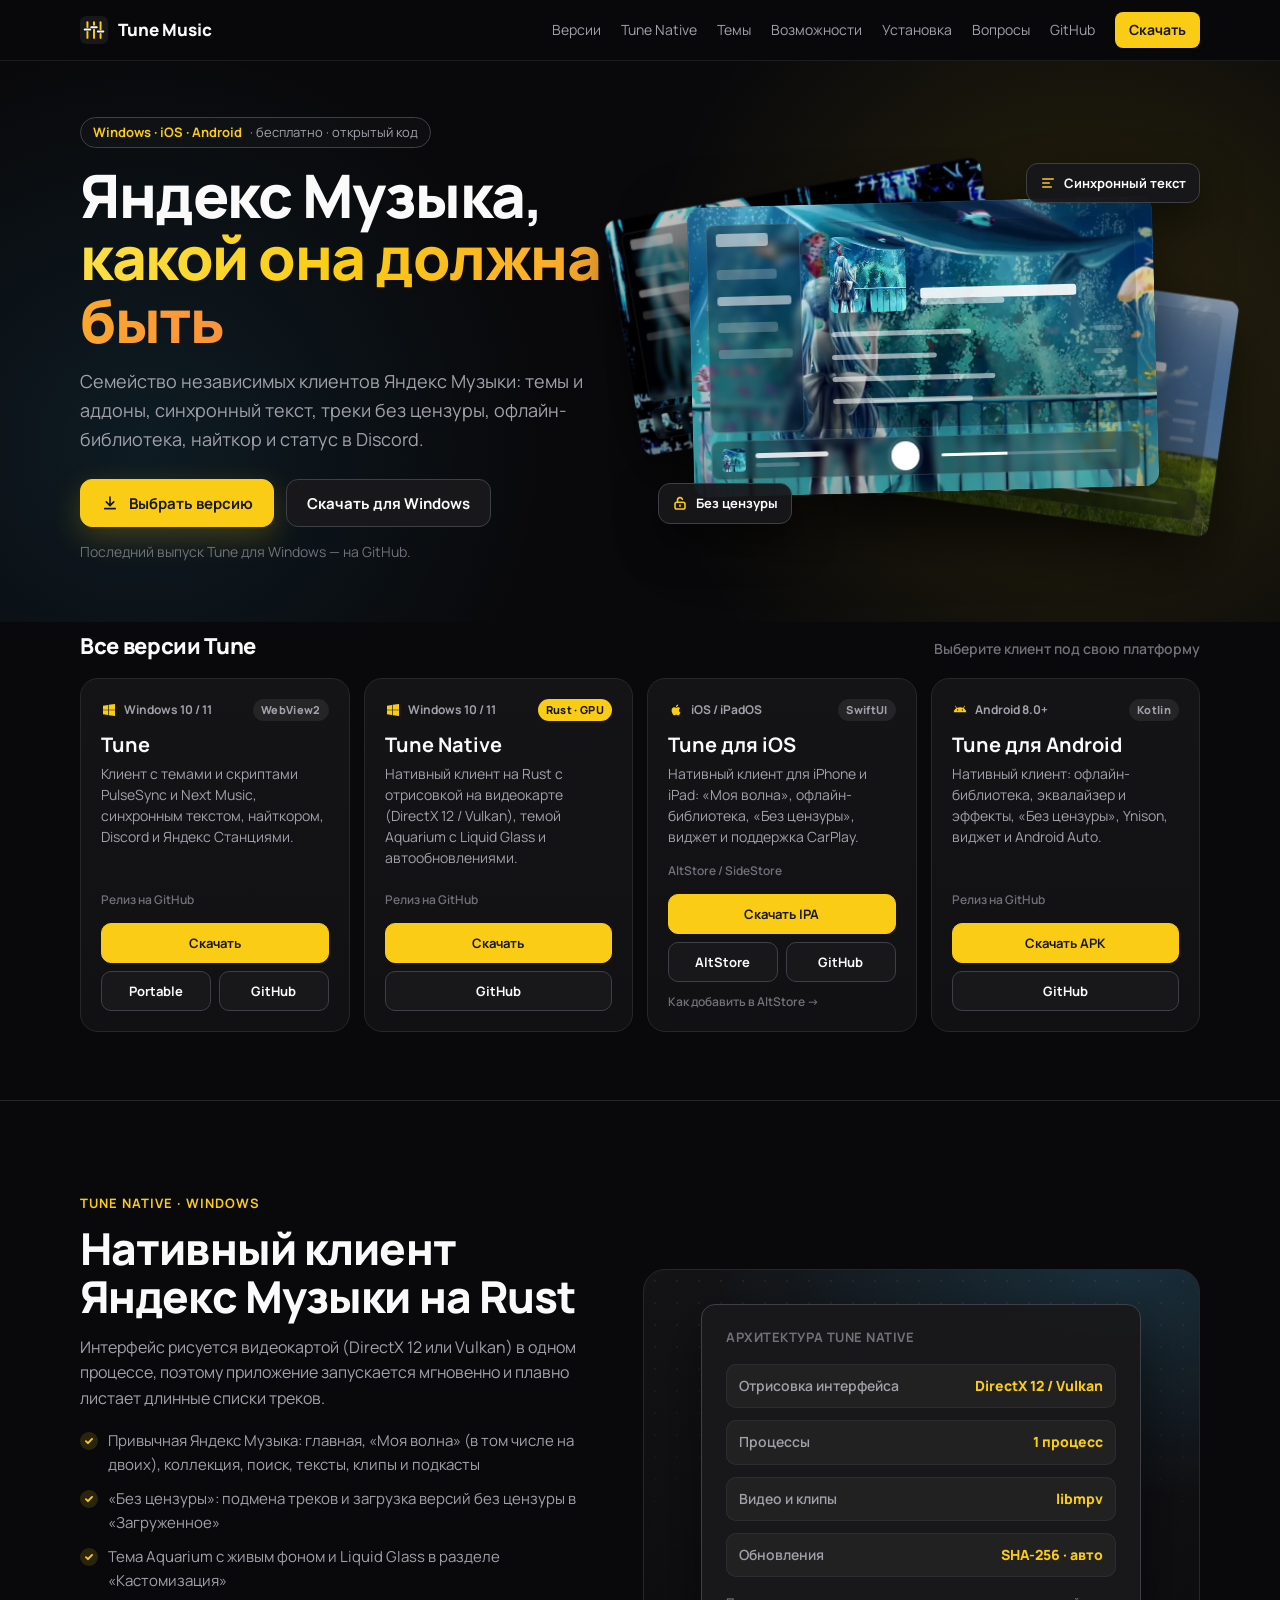
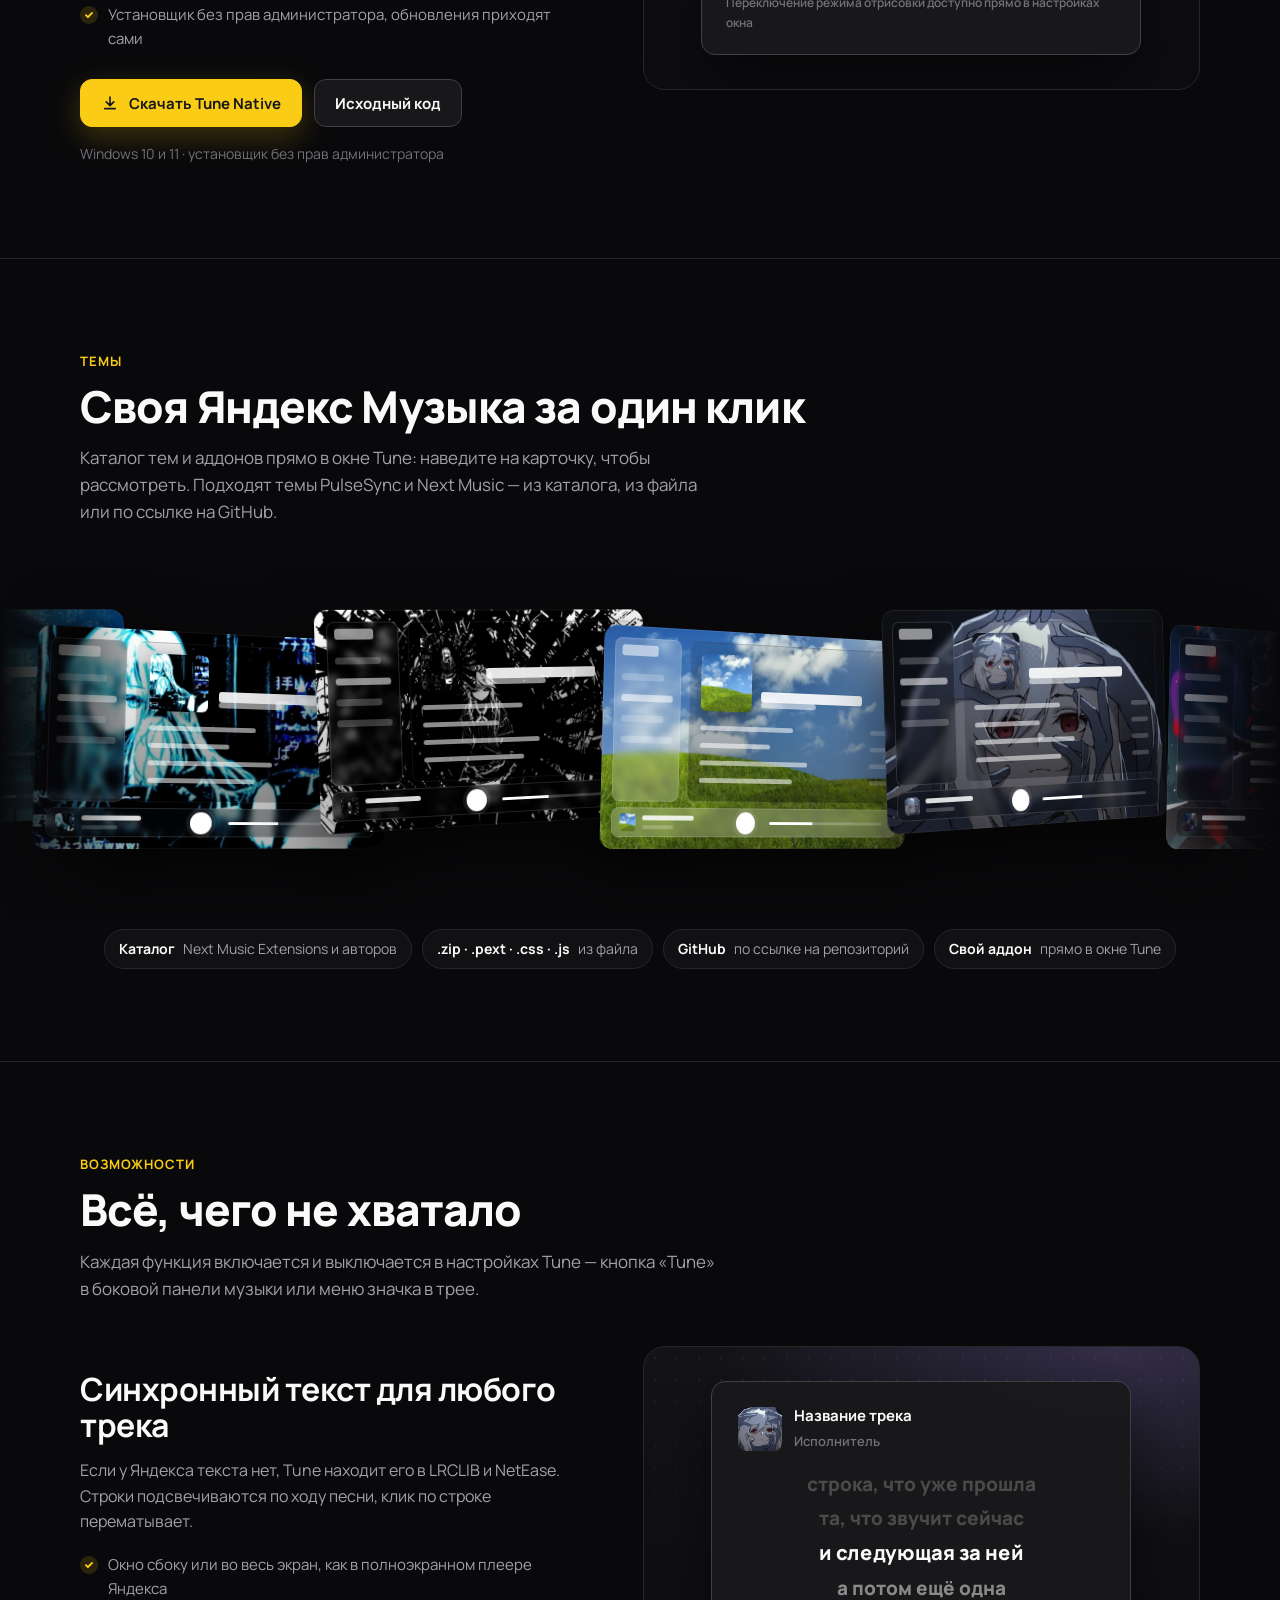
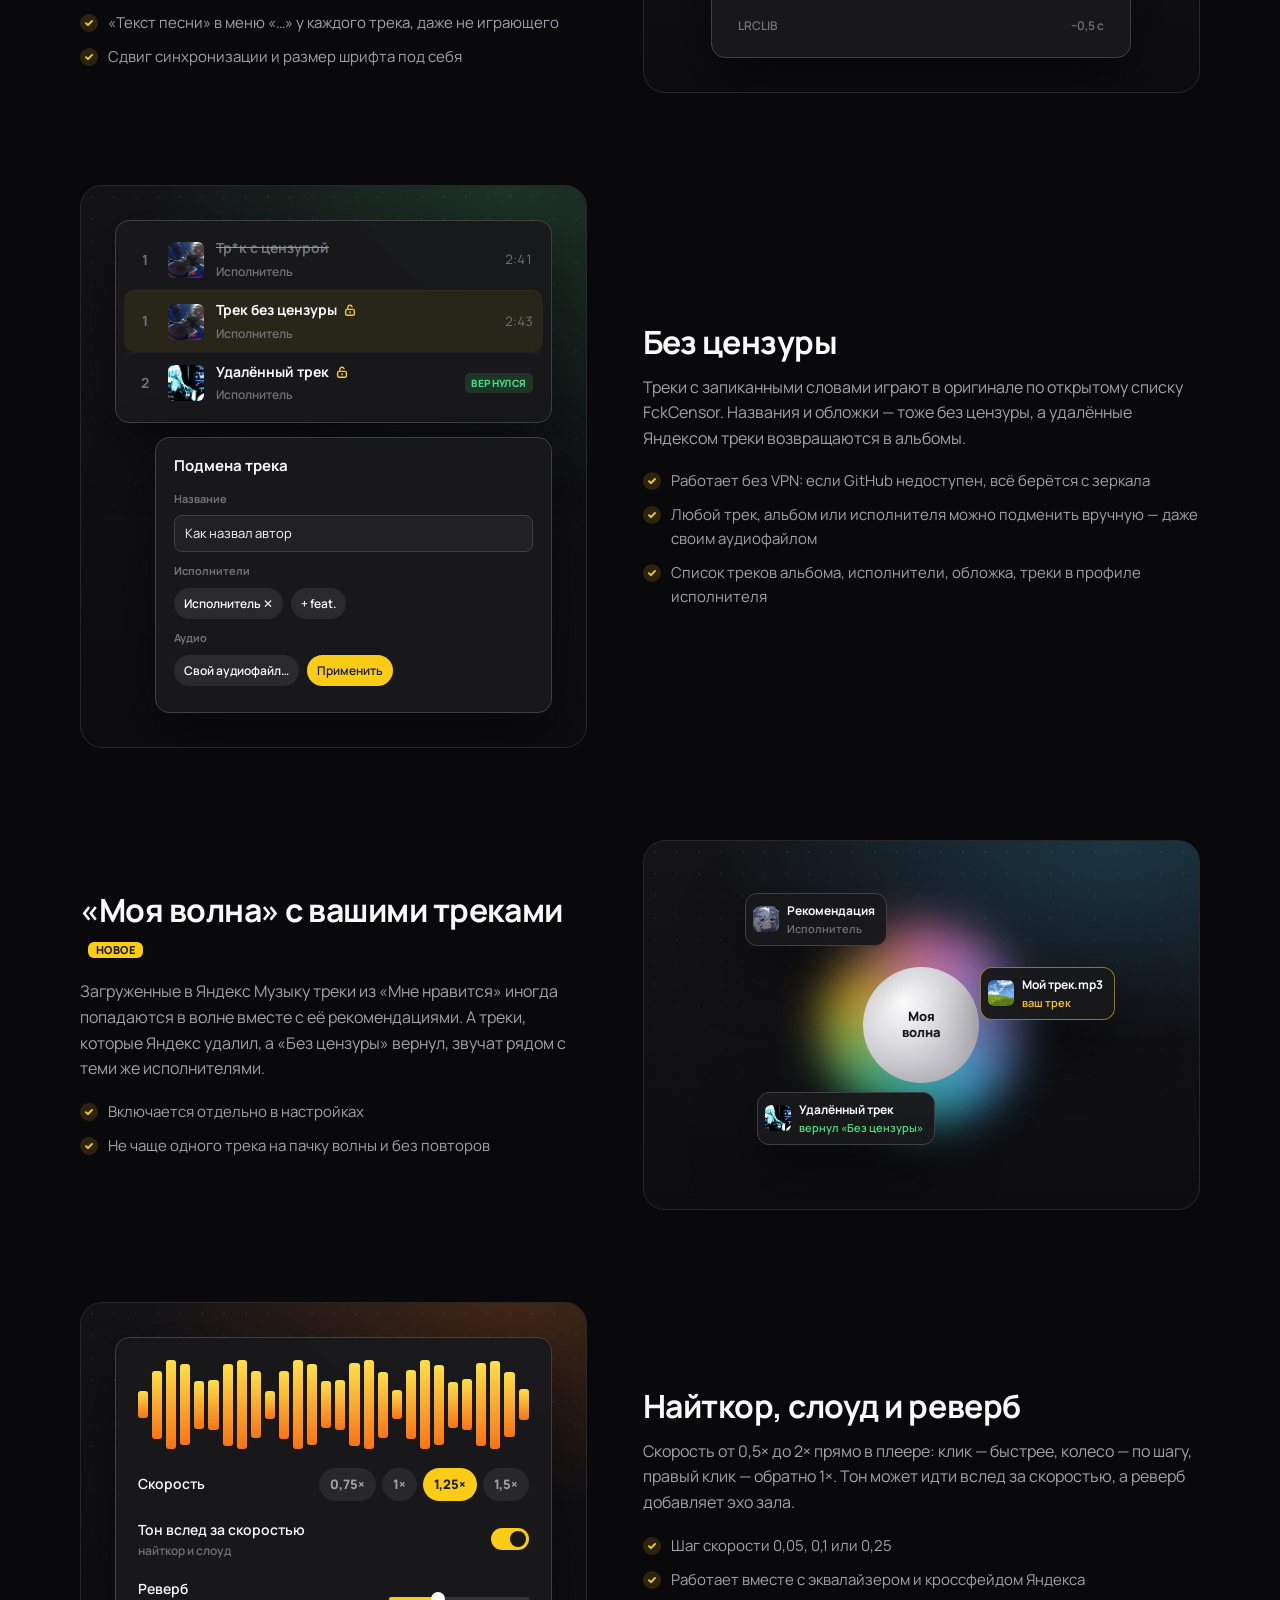
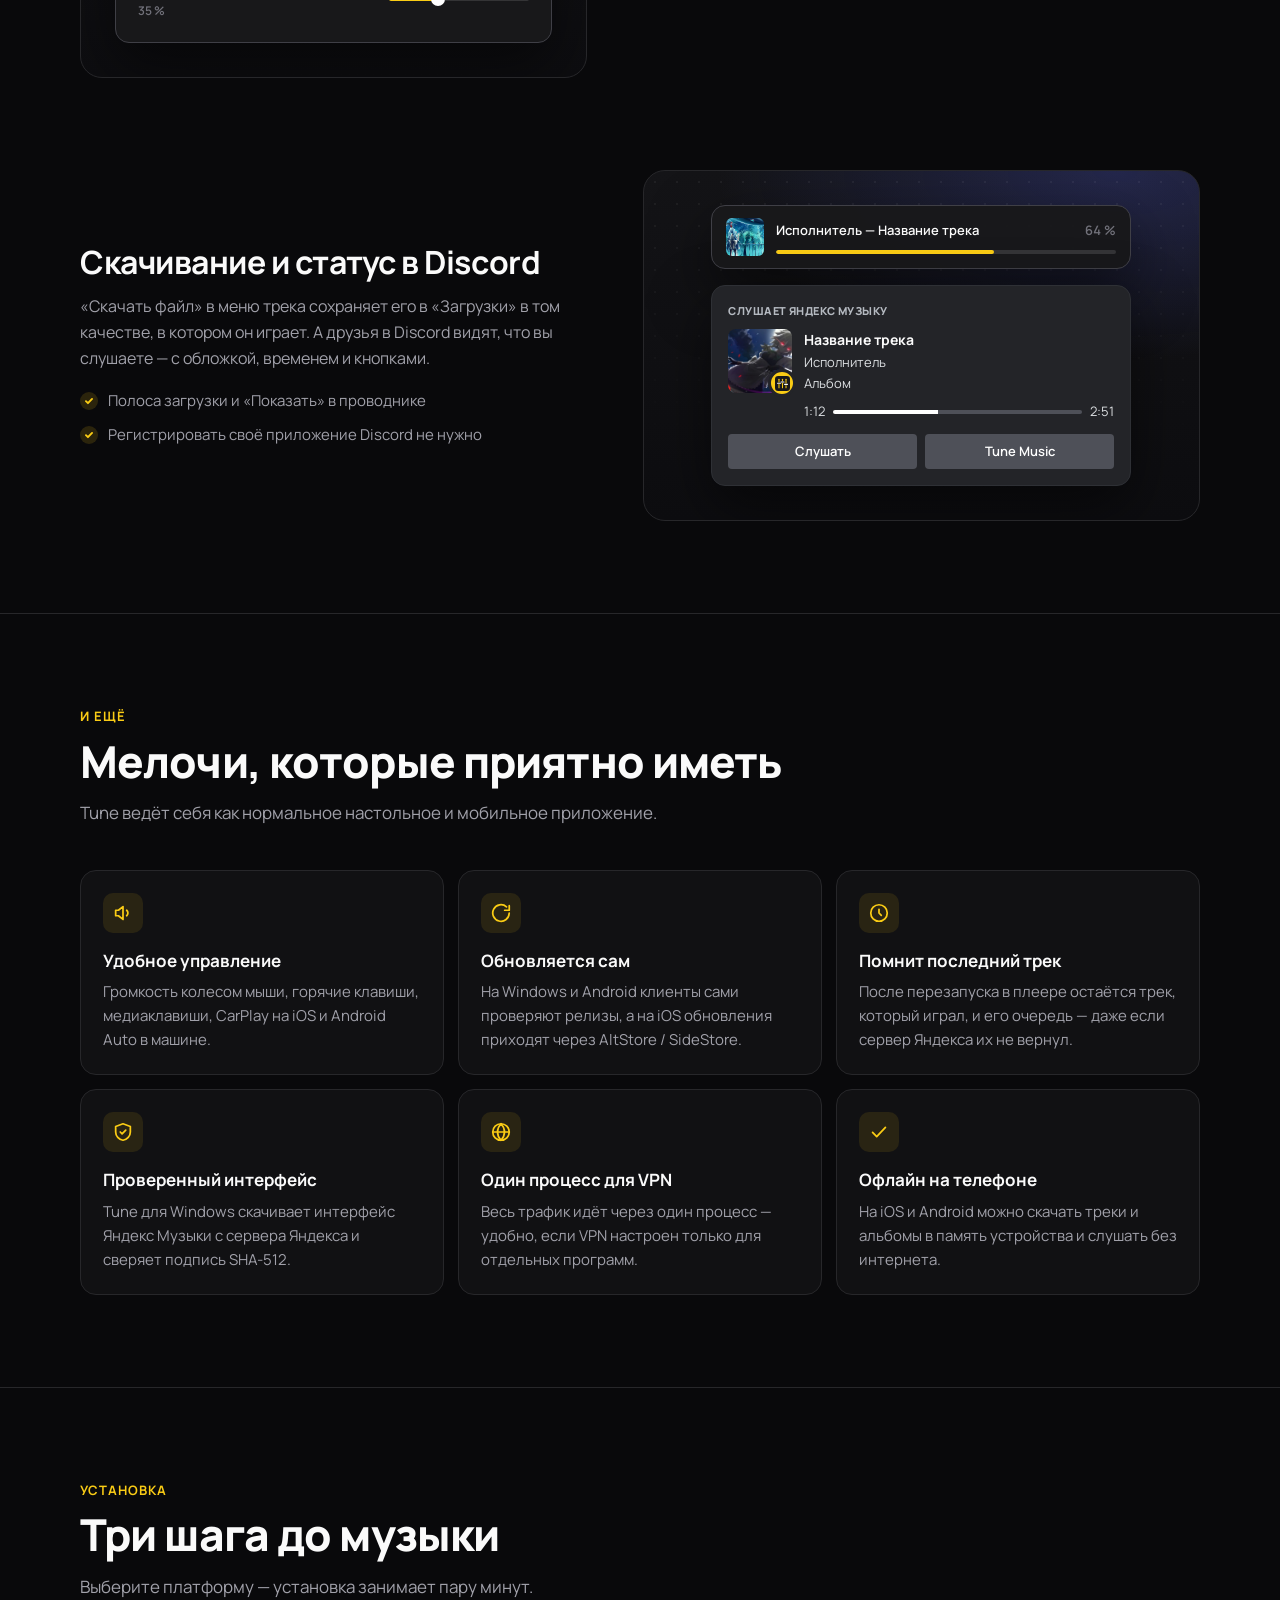
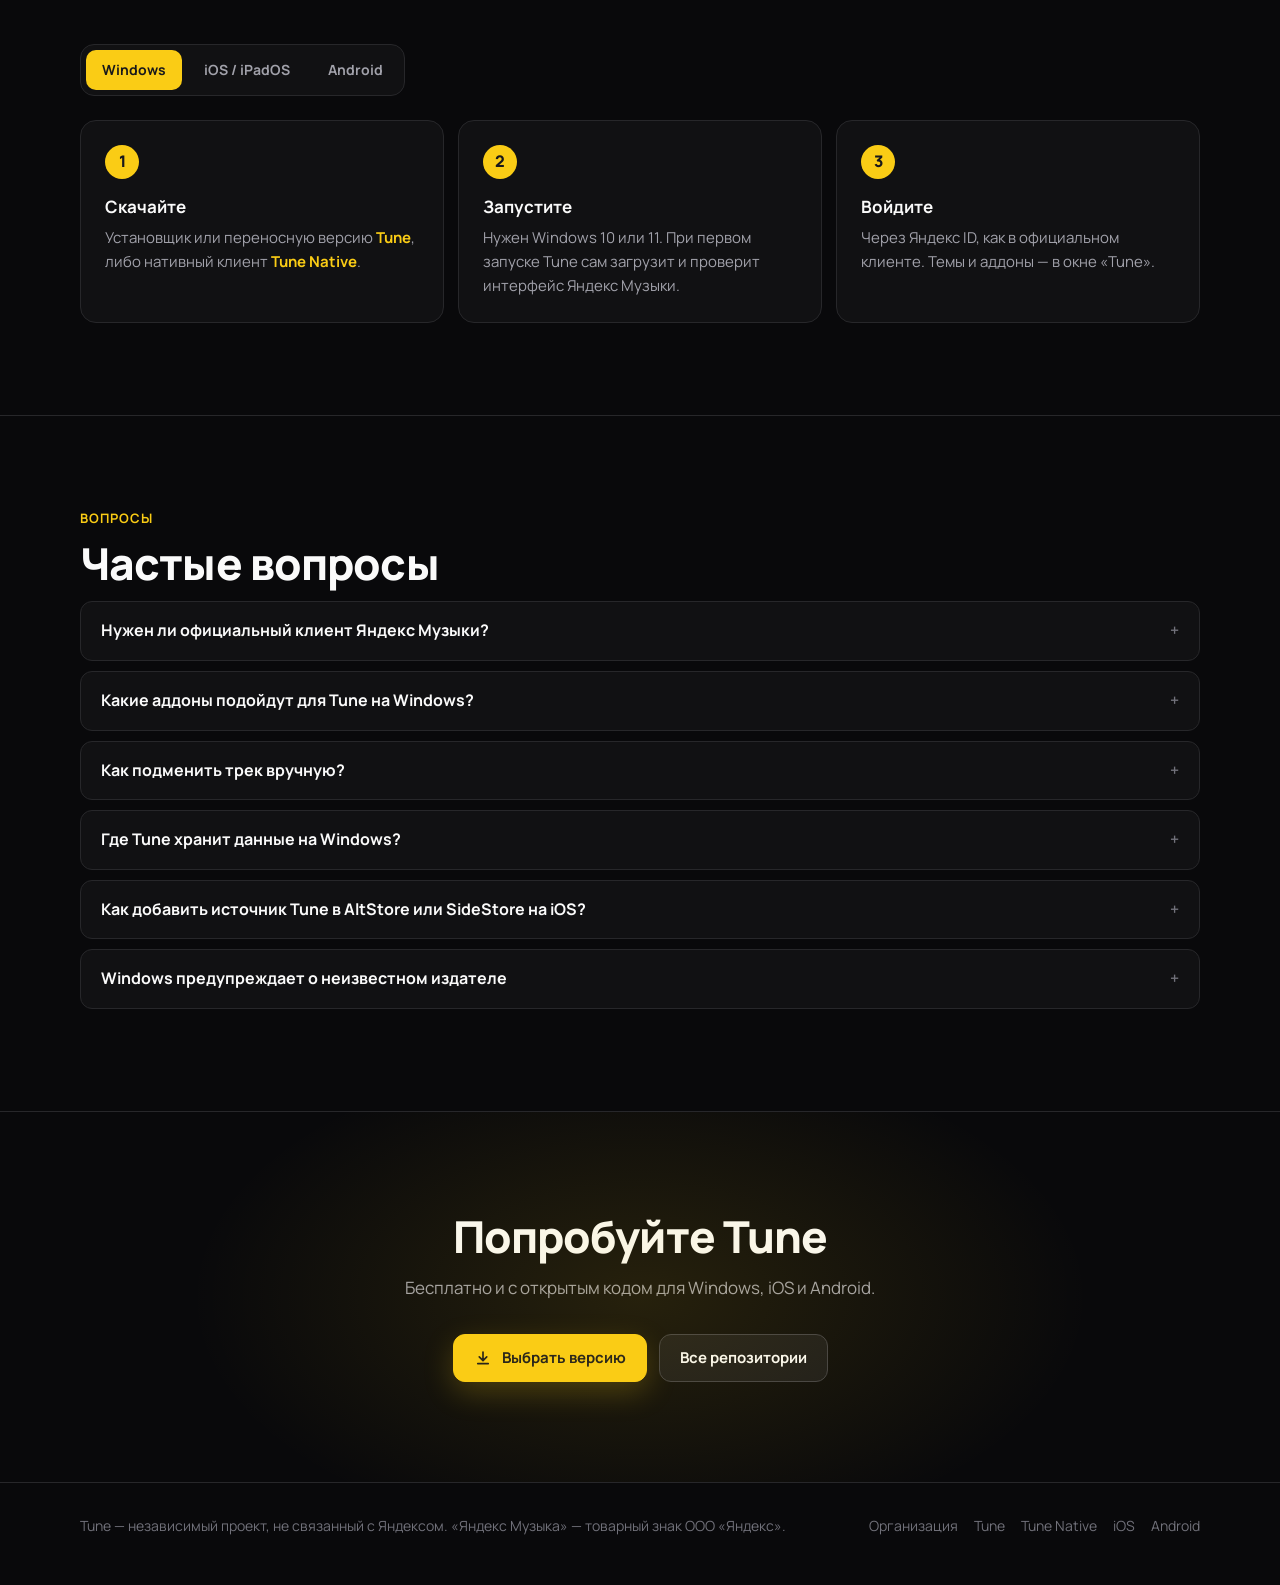
<file: docs/index.html>
<!doctype html>
<html lang="ru">
<head>
  <meta charset="utf-8" />
  <meta name="viewport" content="width=device-width, initial-scale=1" />
  <title>Tune Music — клиенты Яндекс Музыки для Windows, iOS и Android</title>
  <meta name="description" content="Независимые клиенты Яндекс Музыки для Windows, iOS и Android: темы и аддоны, синхронный текст, треки без цензуры, офлайн-библиотека, найткор и статус в Discord." />
  <meta property="og:title" content="Tune Music" />
  <meta property="og:description" content="Клиенты Яндекс Музыки для Windows, iOS и Android с темами, офлайн-библиотекой и всем, чего не хватало." />
  <meta property="og:image" content="https://tune-music.github.io/tune/assets/og.png" />
  <meta name="theme-color" content="#09090b" />
  <link rel="icon" href="assets/icon.svg" type="image/svg+xml" />
  <link rel="preconnect" href="https://fonts.googleapis.com" />
  <link rel="preconnect" href="https://fonts.gstatic.com" crossorigin />
  <link href="https://fonts.googleapis.com/css2?family=Manrope:wght@500;600;700;800&display=swap" rel="stylesheet" />
  <style>
    :root {
      --bg: #09090b;
      --panel: #111113;
      --panel-2: #18181b;
      --border: #27272a;
      --border-strong: #3f3f46;
      --text: #fafafa;
      --text-2: #a1a1aa;
      --text-3: #71717a;
      --accent: #facc15;
      --accent-hover: #eab308;
      --on-accent: #18181b;
      color-scheme: dark;
    }
    * { box-sizing: border-box; }
    /* Горизонтальное переполнение — clip у html: hidden превратил бы body в отдельную
       прокручиваемую область, и липкая верхняя панель уезжала бы вместе со страницей. */
    html { scroll-behavior: smooth; overflow-x: clip; }
    body {
      margin: 0; background: var(--bg); color: var(--text);
      font: 16px/1.6 Manrope, "Segoe UI", system-ui, sans-serif;
      -webkit-font-smoothing: antialiased;
    }
    a { color: inherit; }
    img { display: block; }
    button { font: inherit; color: inherit; }
    .wrap { max-width: 1160px; margin: 0 auto; padding: 0 20px; }

    /* ---------- Верхняя панель ---------- */
    header.top {
      position: sticky; top: 0; z-index: 30;
      background: color-mix(in srgb, var(--bg) 84%, transparent);
      backdrop-filter: blur(14px); -webkit-backdrop-filter: blur(14px);
      border-bottom: 1px solid color-mix(in srgb, var(--border) 70%, transparent);
    }
    header.top .wrap { display: flex; align-items: center; gap: 20px; height: 60px; }
    .brand { display: flex; align-items: center; gap: 10px; font-weight: 800; text-decoration: none; font-size: 17px; white-space: nowrap; }
    .brand img { width: 28px; height: 28px; }
    nav.desktop-nav { display: flex; gap: 20px; margin-left: auto; font-size: 14px; align-items: center; }
    nav.desktop-nav a { color: var(--text-2); text-decoration: none; transition: color .15s; white-space: nowrap; }
    nav.desktop-nav a:hover { color: var(--text); }
    .nav-dl { color: var(--on-accent) !important; background: var(--accent); padding: 7px 14px; border-radius: 8px; font-weight: 700; text-decoration: none; font-size: 14px; white-space: nowrap; }
    .nav-dl:hover { background: var(--accent-hover); }

    .nav-actions-mobile { display: none; margin-left: auto; align-items: center; gap: 10px; }
    .menu-btn {
      display: grid; place-items: center; width: 38px; height: 38px; border-radius: 9px;
      border: 1px solid var(--border-strong); background: var(--panel-2); cursor: pointer;
    }
    .menu-btn svg { width: 20px; height: 20px; }
    .mobile-drawer {
      display: none; border-top: 1px solid var(--border); background: color-mix(in srgb, var(--bg) 96%, transparent);
      padding: 12px 20px 18px;
    }
    .mobile-drawer.open { display: grid; gap: 4px; }
    .mobile-drawer a {
      padding: 10px 12px; border-radius: 10px; text-decoration: none; color: var(--text-2); font-weight: 600; font-size: 15px;
    }
    .mobile-drawer a:hover { background: var(--panel-2); color: var(--text); }

    /* ---------- Окно приложения в миниатюре ---------- */
    .app {
      --art: none; --glass: rgba(8, 10, 16, .34); --line: rgba(255,255,255,.55); --dim: rgba(255,255,255,.22); --hi: #fff;
      position: relative; aspect-ratio: 16 / 10; border-radius: 14px; overflow: hidden; isolation: isolate;
      background: #0b0b0e var(--art) center / cover no-repeat;
      box-shadow: 0 30px 70px rgba(0,0,0,.55), 0 0 0 1px rgba(255,255,255,.08) inset;
      display: grid; grid-template-columns: 22% 1fr; grid-template-rows: 1fr 15%; gap: 3.2%; padding: 3.2%;
      font-size: 10px;
    }
    .app::before { content: ""; position: absolute; inset: 0; z-index: -1; background: linear-gradient(180deg, rgba(0,0,0,0), rgba(0,0,0,.3)); }
    .app > div { border-radius: 8px; background: var(--glass); backdrop-filter: blur(3px); -webkit-backdrop-filter: blur(3px); border: 1px solid rgba(255,255,255,.14); }
    .app > .app-main { background: linear-gradient(180deg, rgba(0,0,0,.08), rgba(0,0,0,.28)); backdrop-filter: none; -webkit-backdrop-filter: none; border-color: rgba(255,255,255,.06); }
    .app-side { padding: 9% 10%; display: flex; flex-direction: column; gap: 9%; }
    .app-side i { display: block; height: 5%; min-height: 4px; border-radius: 3px; background: var(--dim); }
    .app-side i:first-child { width: 70%; background: var(--line); height: 7%; margin-bottom: 8%; }
    .app-side i:nth-child(3) { background: var(--line); }
    .app-side i:nth-child(2n) { width: 82%; }
    .app-main { padding: 4.5%; display: flex; flex-direction: column; gap: 5%; }
    .app-head { display: flex; gap: 5%; align-items: flex-end; }
    .app-cover { width: 26%; aspect-ratio: 1; border-radius: 6px; background: var(--art) center / cover; box-shadow: 0 6px 16px rgba(0,0,0,.4); flex: none; }
    .app-titles { flex: 1; display: flex; flex-direction: column; gap: 10%; padding-bottom: 2%; }
    .app-titles b { display: block; height: 11px; width: 78%; border-radius: 3px; background: var(--hi); opacity: .9; }
    .app-titles i { display: block; height: 6px; width: 42%; border-radius: 3px; background: var(--line); }
    .app-rows { display: flex; flex-direction: column; gap: 7%; flex: 1; justify-content: space-evenly; }
    .app-rows i { display: flex; gap: 6%; align-items: center; height: 5px; }
    .app-rows i::before { content: ""; height: 100%; width: 48%; border-radius: 3px; background: var(--line); }
    .app-rows i::after { content: ""; height: 100%; width: 10%; margin-left: auto; border-radius: 3px; background: var(--dim); }
    .app-rows i:nth-child(2)::before { width: 36%; }
    .app-rows i:nth-child(3)::before { width: 56%; }
    .app-bar { grid-column: 1 / 3; display: flex; align-items: center; gap: 2.4%; padding: 0 2.4%; }
    .app-bar .c { height: 64%; aspect-ratio: 1; border-radius: 4px; background: var(--art) center / cover; }
    .app-bar .t { display: flex; flex-direction: column; gap: 5px; width: 18%; }
    .app-bar .t b { height: 5px; border-radius: 3px; background: var(--hi); opacity: .85; }
    .app-bar .t i { height: 4px; width: 60%; border-radius: 3px; background: var(--dim); }
    .app-bar .p { margin-left: 13%; width: 7%; aspect-ratio: 1; border-radius: 50%; background: var(--hi); box-shadow: 0 0 0 4px rgba(255,255,255,.08); }
    .app-bar .s { flex: 1; height: 3px; border-radius: 2px; background: linear-gradient(90deg, var(--hi) 38%, var(--dim) 38%); margin: 0 3%; }

    /* ---------- Первый экран ---------- */
    .hero { padding: 56px 0 44px; position: relative; overflow: hidden; overflow: clip; }
    [id] { scroll-margin-top: 84px; }
    .hero::before {
      content: ""; position: absolute; inset: -30% -20% auto auto; width: 900px; height: 900px; border-radius: 50%;
      background: radial-gradient(closest-side, rgba(250, 204, 21, .14), transparent); pointer-events: none;
    }
    .hero::after {
      content: ""; position: absolute; inset: auto auto -40% -20%; width: 800px; height: 800px; border-radius: 50%;
      background: radial-gradient(closest-side, rgba(56, 189, 248, .10), transparent); pointer-events: none;
    }
    .hero .wrap { display: grid; grid-template-columns: 1fr 1.05fr; gap: 40px; align-items: center; position: relative; z-index: 1; }
    .eyebrow { display: inline-flex; gap: 8px; align-items: center; padding: 4px 12px; border: 1px solid var(--border-strong); border-radius: 999px; color: var(--text-2); font-size: 13px; background: rgba(255,255,255,.02); }
    .eyebrow b { color: var(--accent); font-weight: 700; }
    h1 { font-size: clamp(36px, 5.5vw, 60px); line-height: 1.04; letter-spacing: -.025em; margin: 16px 0 16px; font-weight: 800; }
    h1 em { font-style: normal; background: linear-gradient(100deg, #fde047, #facc15 40%, #fb923c); -webkit-background-clip: text; background-clip: text; color: transparent; }
    .lead { font-size: 18px; color: var(--text-2); max-width: 540px; margin: 0 0 26px; }
    .cta { display: flex; flex-wrap: wrap; gap: 12px; align-items: center; }
    .btn {
      display: inline-flex; align-items: center; justify-content: center; gap: 10px; min-height: 48px; padding: 0 20px; border-radius: 12px;
      font: 700 15px/1 Manrope, system-ui, sans-serif; text-decoration: none; border: 1px solid var(--border-strong);
      background: var(--panel-2); color: var(--text); transition: background .15s, transform .15s, box-shadow .15s; cursor: pointer;
    }
    .btn:hover { background: #222226; }
    .btn:active { transform: translateY(1px); }
    .btn-primary { background: var(--accent); border-color: var(--accent); color: var(--on-accent); box-shadow: 0 10px 30px rgba(250, 204, 21, .22); }
    .btn-primary:hover { background: var(--accent-hover); box-shadow: 0 12px 36px rgba(250, 204, 21, .32); }
    .btn svg { width: 18px; height: 18px; flex: none; }
    .meta { margin-top: 14px; color: var(--text-3); font-size: 14px; }

    .fan { position: relative; height: 420px; perspective: 1400px; }
    .fan .app { position: absolute; width: 84%; top: 50%; left: 50%; transition: transform .6s cubic-bezier(.2,.8,.2,1), filter .6s; }
    .fan .app:nth-child(1) { transform: translate(-74%, -64%) rotate(-10deg) scale(.82); filter: brightness(.8); }
    .fan .app:nth-child(2) { transform: translate(-26%, -34%) rotate(8deg) scale(.82); filter: brightness(.8); }
    .fan .app:nth-child(3) { transform: translate(-50%, -50%) rotate(-1.5deg); z-index: 2; }
    .fan:hover .app:nth-child(1) { transform: translate(-86%, -68%) rotate(-14deg) scale(.82); filter: brightness(.95); }
    .fan:hover .app:nth-child(2) { transform: translate(-14%, -30%) rotate(12deg) scale(.82); filter: brightness(.95); }
    .fan:hover .app:nth-child(3) { transform: translate(-50%, -52%) rotate(0deg) scale(1.02); }
    .fan .badge-float {
      position: absolute; z-index: 3; display: flex; align-items: center; gap: 8px; padding: 9px 13px; border-radius: 12px;
      background: rgba(24,24,27,.94); border: 1px solid var(--border-strong); box-shadow: 0 16px 40px rgba(0,0,0,.5); font-size: 13px; font-weight: 700;
      animation: float 6s ease-in-out infinite;
    }
    .fan .badge-float svg { width: 16px; height: 16px; color: var(--accent); }
    .fan .bf1 { left: 2%; bottom: 8%; }
    .fan .bf2 { right: 0; top: 6%; animation-delay: -3s; }
    @keyframes float { 50% { transform: translateY(-8px); } }

    /* ---------- Все версии Tune в ряд ---------- */
    .versions-band { padding: 12px 0 68px; position: relative; z-index: 2; }
    .versions-head { display: flex; align-items: baseline; justify-content: space-between; gap: 16px; margin-bottom: 18px; flex-wrap: wrap; }
    .versions-head h2 { font-size: 22px; margin: 0; letter-spacing: -.015em; }
    .versions-head span { color: var(--text-3); font-size: 14px; font-weight: 600; }
    .versions-row { display: grid; grid-template-columns: repeat(4, minmax(0, 1fr)); gap: 14px; }
    .v-card {
      position: relative; display: flex; flex-direction: column; padding: 20px; border-radius: 18px;
      border: 1px solid var(--border); background: linear-gradient(180deg, #141417, var(--panel));
      transition: border-color .2s, transform .2s, box-shadow .2s;
    }
    .v-card:hover { border-color: var(--border-strong); transform: translateY(-2px); }
    .v-card.is-current { border-color: rgba(250, 204, 21, .55); box-shadow: 0 0 0 1px rgba(250, 204, 21, .15) inset; }
    .v-top { display: flex; align-items: center; justify-content: space-between; gap: 10px; margin-bottom: 12px; }
    .v-plat { display: inline-flex; align-items: center; gap: 7px; font-size: 12px; font-weight: 700; color: var(--text-2); }
    .v-plat svg { width: 16px; height: 16px; color: var(--accent); flex: none; }
    .v-badge {
      padding: 2px 8px; border-radius: 999px; font-size: 11px; font-weight: 800; letter-spacing: .03em;
      background: rgba(255,255,255,.07); color: var(--text-2);
    }
    .v-badge.accent { background: var(--accent); color: var(--on-accent); }
    .v-card h3 { margin: 0 0 6px; font-size: 20px; line-height: 1.2; }
    .v-card p { margin: 0 0 14px; color: var(--text-2); font-size: 14px; line-height: 1.5; flex: 1; }
    .v-meta { font-size: 12px; color: var(--text-3); font-weight: 600; margin-bottom: 14px; min-height: 18px; }
    .v-actions { display: grid; grid-template-columns: repeat(2, minmax(0, 1fr)); gap: 8px; }
    .v-btn {
      display: inline-flex; align-items: center; justify-content: center; gap: 6px; min-height: 40px; padding: 0 12px;
      border-radius: 10px; font-size: 13px; font-weight: 700; text-decoration: none; cursor: pointer; white-space: nowrap;
      border: 1px solid var(--border-strong); background: var(--panel-2); color: var(--text); transition: background .15s, border-color .15s;
    }
    .v-btn:hover { background: #222226; }
    .v-btn.primary { grid-column: 1 / -1; background: var(--accent); border-color: var(--accent); color: var(--on-accent); }
    .v-btn.primary:hover { background: var(--accent-hover); }
    .v-btn.span2 { grid-column: 1 / -1; }
    .v-btn svg { width: 15px; height: 15px; flex: none; }
    .v-hint { display: inline-block; margin-top: 10px; font-size: 12px; font-weight: 600; color: var(--text-3); text-decoration: none; transition: color .15s; }
    .v-hint:hover { color: var(--accent); }
    .copy-box {
      display: flex; align-items: center; gap: 8px; margin-top: 12px; padding: 6px 6px 6px 10px;
      border-radius: 10px; border: 1px solid var(--border-strong); background: var(--panel-2);
    }
    .copy-box code { background: none; padding: 0; font-size: 12px; color: var(--text-2); overflow: hidden; text-overflow: ellipsis; white-space: nowrap; flex: 1; min-width: 0; }
    .copy-box button {
      flex: none; padding: 6px 11px; border-radius: 7px; border: 0; background: var(--accent); color: var(--on-accent);
      font-size: 12px; font-weight: 800; cursor: pointer; transition: background .15s;
    }
    .copy-box button:hover { background: var(--accent-hover); }

    /* ---------- Tune Native ---------- */
    #native { --glow: rgba(56,189,248,.16); }
    #native .f-text .cta { margin-top: 28px; }
    #native .f-text .kicker { color: var(--accent); font-size: 13px; margin: 0 0 10px; }
    #native .f-text .meta { margin: 16px 0 0; color: var(--text-3); font-size: 14px; }
    .native-card { width: 100%; max-width: 440px; padding: 22px 24px; display: grid; gap: 16px; }
    .native-card h4 { margin: 0; font-size: 13px; font-weight: 700; color: var(--text-3); letter-spacing: .04em; text-transform: uppercase; }
    .native-specs { display: grid; gap: 12px; }
    .native-spec { display: flex; justify-content: space-between; align-items: center; gap: 12px; padding: 10px 12px; border-radius: 10px; background: rgba(255,255,255,.04); border: 1px solid rgba(255,255,255,.06); font-size: 14px; }
    .native-spec span { color: var(--text-2); font-weight: 600; }
    .native-spec b { color: var(--accent); font-weight: 800; }
    .native-card small { color: var(--text-3); font-size: 12px; font-weight: 600; }

    /* ---------- Секции ---------- */
    section { padding: 92px 0; border-top: 1px solid var(--border); position: relative; }
    .kicker { color: var(--accent); font-weight: 700; font-size: 13px; letter-spacing: .08em; text-transform: uppercase; margin: 0 0 10px; }
    h2 { font-size: clamp(30px, 4.4vw, 44px); line-height: 1.1; letter-spacing: -.02em; margin: 0 0 14px; font-weight: 800; }
    .section-lead { color: var(--text-2); margin: 0 0 44px; max-width: 640px; font-size: 17px; }

    /* Колода тем */
    .deck-wrap { overflow: hidden; overflow: clip; margin: 0 calc(50% - 50vw); padding: 40px 0 50px; mask-image: linear-gradient(90deg, transparent, #000 10%, #000 90%, transparent); }
    .deck { display: flex; justify-content: center; perspective: 1600px; }
    .deck figure { margin: 0 0 0 -6%; width: min(360px, 30vw); flex: none; transform: rotateY(24deg) rotateZ(-2deg) translateZ(0); transform-origin: left center; transition: transform .5s cubic-bezier(.2,.8,.2,1), margin .5s cubic-bezier(.2,.8,.2,1); cursor: default; }
    .deck figure:first-child { margin-left: 0; }
    .deck figure:nth-child(2n) { transform: rotateY(24deg) rotateZ(1.5deg) translateY(14px); }
    .deck figure:hover { transform: rotateY(0) rotateZ(0) translateY(-18px) scale(1.1); z-index: 5; margin-right: 7%; }
    .deck figure .app { font-size: 9px; }
    .deck figcaption { margin-top: 14px; font-weight: 700; font-size: 14px; display: flex; gap: 8px; align-items: center; opacity: 0; transform: translateY(-6px); transition: opacity .3s, transform .3s; white-space: nowrap; }
    .deck figure:hover figcaption { opacity: 1; transform: none; }
    .deck figcaption span { color: var(--text-3); font-weight: 600; font-size: 12px; }
    .deck-note { display: flex; flex-wrap: wrap; gap: 10px; justify-content: center; margin-top: 8px; }
    .chip { display: inline-flex; align-items: center; gap: 8px; padding: 8px 14px; border-radius: 999px; border: 1px solid var(--border); background: var(--panel); color: var(--text-2); font-size: 14px; }
    .chip b { color: var(--text); }

    /* Возможности */
    .feature { display: grid; grid-template-columns: 1fr 1.1fr; gap: 56px; align-items: center; margin-bottom: 92px; }
    .feature:last-child { margin-bottom: 0; }
    .feature.flip .f-text { order: 2; }
    .f-text h3 { font-size: clamp(24px, 3vw, 32px); line-height: 1.15; letter-spacing: -.015em; margin: 0 0 14px; }
    .f-text p { color: var(--text-2); margin: 0 0 14px; font-size: 16px; }
    .f-text ul { margin: 18px 0 0; padding: 0; list-style: none; display: grid; gap: 10px; }
    .f-text li { display: flex; gap: 10px; color: var(--text-2); font-size: 15px; }
    .f-text li::before { content: ""; flex: none; width: 18px; height: 18px; margin-top: 3px; border-radius: 50%; background: rgba(250,204,21,.14) url("data:image/svg+xml,%3Csvg xmlns='http://www.w3.org/2000/svg' viewBox='0 0 16 16' fill='none' stroke='%23facc15' stroke-width='2.2' stroke-linecap='round' stroke-linejoin='round'%3E%3Cpath d='m4.5 8.2 2.3 2.3 4.7-4.9'/%3E%3C/svg%3E") center / 14px no-repeat; }
    .f-text .new { display: inline-block; vertical-align: middle; margin-left: 8px; padding: 2px 8px; border-radius: 6px; background: var(--accent); color: var(--on-accent); font-size: 11px; font-weight: 800; letter-spacing: .04em; text-transform: uppercase; }

    .stage {
      position: relative; border-radius: 22px; border: 1px solid var(--border); padding: 34px; min-height: 340px; overflow: hidden; overflow: clip; isolation: isolate;
      background: radial-gradient(120% 90% at 85% 0%, var(--glow, rgba(250,204,21,.16)), transparent 60%), linear-gradient(180deg, #141417, #0d0d10);
      display: flex; align-items: center; justify-content: center;
    }
    .stage::after { content: ""; position: absolute; inset: 0; z-index: -1; background-image: radial-gradient(rgba(255,255,255,.06) 1px, transparent 1px); background-size: 22px 22px; mask-image: linear-gradient(180deg, #000, transparent 85%); }
    .ui { background: rgba(24,24,27,.96); border: 1px solid var(--border-strong); border-radius: 14px; box-shadow: 0 24px 60px rgba(0,0,0,.5); }

    /* Иллюстрация: текст песни */
    .ly { width: 100%; max-width: 420px; padding: 22px 26px; text-align: center; font-weight: 800; }
    .ly-head { display: flex; gap: 12px; align-items: center; text-align: left; margin-bottom: 18px; }
    .ly-head .cv { width: 44px; height: 44px; border-radius: 8px; background: url(assets/themes/kokou-no-sousei.webp) center / cover; flex: none; }
    .ly-head b { display: block; font-size: 15px; }
    .ly-head small { color: var(--text-3); font-weight: 600; font-size: 13px; }
    .ly p { margin: 0 0 10px; font-size: 19px; line-height: 1.3; opacity: .22; transition: all .5s; }
    .ly p.now { opacity: 1; transform: scale(1.06); }
    .ly p.next { opacity: .5; }
    .ly-foot { display: flex; justify-content: space-between; margin-top: 16px; color: var(--text-3); font-size: 12px; font-weight: 600; }

    /* Иллюстрация: без цензуры */
    .uc { width: 100%; max-width: 460px; display: grid; gap: 14px; }
    .uc-rows { padding: 8px; }
    .uc-row { display: grid; grid-template-columns: 22px 36px 1fr auto; gap: 12px; align-items: center; padding: 8px 10px; border-radius: 10px; font-size: 14px; }
    .uc-row + .uc-row { border-top: 1px solid rgba(255,255,255,.04); }
    .uc-row .n { color: var(--text-3); font-weight: 700; text-align: center; }
    .uc-row .cv { width: 36px; height: 36px; border-radius: 6px; background: var(--c) center / cover; }
    .uc-row .t { min-width: 0; }
    .uc-row .t b { display: flex; align-items: center; gap: 6px; font-size: 14px; }
    .uc-row .t small { color: var(--text-3); font-size: 12px; font-weight: 600; }
    .uc-row .d { color: var(--text-3); font-size: 13px; font-variant-numeric: tabular-nums; }
    .uc-row s { color: var(--text-3); text-decoration-color: #f87171; }
    .uc-row .lock { width: 14px; height: 14px; color: var(--accent); flex: none; }
    .uc-row.back { background: rgba(250,204,21,.07); }
    .uc-row .tag { font-size: 10px; font-weight: 800; letter-spacing: .04em; text-transform: uppercase; padding: 2px 6px; border-radius: 5px; background: rgba(74,222,128,.14); color: #4ade80; }
    .uc-edit { padding: 16px 18px; font-size: 13px; margin-left: 40px; }
    .uc-edit h4 { margin: 0 0 12px; font-size: 15px; }
    .uc-field { display: flex; gap: 8px; flex-wrap: wrap; align-items: center; margin-bottom: 10px; }
    .uc-field label { width: 100%; color: var(--text-3); font-size: 11px; font-weight: 700; }
    .uc-input { flex: 1; padding: 7px 10px; border-radius: 8px; border: 1px solid var(--border-strong); background: rgba(255,255,255,.04); }
    .uc-pill { padding: 6px 10px; border-radius: 999px; background: rgba(255,255,255,.08); font-weight: 600; font-size: 12px; }
    .uc-pill.y { background: var(--accent); color: var(--on-accent); }

    /* Иллюстрация: «Моя волна» */
    .wave { position: relative; width: 340px; max-width: 100%; height: 300px; }
    .wave .orb { position: absolute; inset: 50px 70px; border-radius: 50%; background: conic-gradient(from 0deg, #f472b6, #a78bfa, #38bdf8, #34d399, #facc15, #f472b6); filter: blur(22px); opacity: .75; animation: spin 14s linear infinite; }
    .wave .core { position: absolute; inset: 92px 112px; border-radius: 50%; background: radial-gradient(circle at 35% 30%, #fff, #e4e4e7 30%, #a1a1aa); box-shadow: 0 0 60px rgba(255,255,255,.25); display: grid; place-items: center; color: #18181b; font-weight: 800; font-size: 13px; text-align: center; line-height: 1.2; }
    @keyframes spin { to { transform: rotate(360deg); } }
    .wave .pill { position: absolute; display: flex; gap: 8px; align-items: center; padding: 7px 11px 7px 7px; border-radius: 12px; font-size: 12px; font-weight: 700; white-space: nowrap; animation: float 7s ease-in-out infinite; }
    .wave .pill i { width: 26px; height: 26px; border-radius: 6px; background: var(--c) center / cover; flex: none; }
    .wave .pill small { display: block; color: var(--text-3); font-weight: 600; font-size: 11px; }
    .wave .pill.mine { border-color: rgba(250,204,21,.55); }
    .wave .pill.mine small { color: var(--accent); }
    .wave .pill.back small { color: #4ade80; }
    .wave .p1 { left: -6px; top: 18px; }
    .wave .p2 { right: -24px; top: 92px; animation-delay: -2s; }
    .wave .p3 { left: 6px; bottom: 30px; animation-delay: -4s; }

    /* Иллюстрация: скорость и эффекты */
    .fx { width: 100%; max-width: 440px; padding: 22px; display: grid; gap: 18px; }
    .bars { display: flex; align-items: center; gap: 4px; height: 90px; }
    .bars i { flex: 1; border-radius: 3px; background: linear-gradient(180deg, #fde047, #f97316); animation: eq calc(1.1s / var(--spd, 1)) ease-in-out infinite alternate; transform-origin: center; }
    @keyframes eq { from { transform: scaleY(.25); } to { transform: scaleY(1); } }
    .fx-row { display: flex; align-items: center; justify-content: space-between; gap: 12px; font-size: 14px; font-weight: 600; flex-wrap: wrap; }
    .fx-row small { color: var(--text-3); font-weight: 600; display: block; font-size: 12px; }
    .speed { display: flex; gap: 6px; flex-wrap: wrap; }
    .speed button { padding: 6px 11px; border-radius: 999px; background: rgba(255,255,255,.07); border: 0; font-weight: 800; font-size: 13px; color: var(--text-2); cursor: pointer; transition: background .15s, color .15s; }
    .speed button:hover { background: rgba(255,255,255,.14); color: var(--text); }
    .speed button.on { background: var(--accent); color: var(--on-accent); }
    .sw { width: 38px; height: 22px; border-radius: 999px; background: var(--accent); position: relative; flex: none; }
    .sw::after { content: ""; position: absolute; top: 3px; right: 3px; width: 16px; height: 16px; border-radius: 50%; background: #18181b; }
    .range { width: 140px; height: 4px; border-radius: 2px; background: linear-gradient(90deg, var(--accent) 35%, rgba(255,255,255,.12) 35%); position: relative; }
    .range::after { content: ""; position: absolute; left: 35%; top: 50%; width: 14px; height: 14px; margin: -7px 0 0 -7px; border-radius: 50%; background: #fff; }

    /* Иллюстрация: скачивание и Discord */
    .dd { width: 100%; max-width: 420px; display: grid; gap: 16px; }
    .toast { display: grid; grid-template-columns: 38px 1fr auto; gap: 6px 12px; align-items: center; padding: 12px 14px; font-size: 13px; font-weight: 600; }
    .toast .cv { grid-row: 1 / 3; width: 38px; height: 38px; border-radius: 6px; background: url(assets/themes/aquarium.webp) center / cover; }
    .toast .pc { color: var(--text-3); font-variant-numeric: tabular-nums; }
    .toast .bar { grid-column: 2 / 4; height: 4px; border-radius: 2px; background: rgba(255,255,255,.12); overflow: hidden; }
    .toast .bar i { display: block; height: 100%; width: 64%; background: var(--accent); border-radius: inherit; animation: load 3.2s ease-in-out infinite; }
    @keyframes load { from { width: 8%; } to { width: 96%; } }
    .discord { padding: 16px; background: #232428; border-color: #2e3035; }
    .discord .lbl { font-size: 11px; font-weight: 800; letter-spacing: .04em; text-transform: uppercase; color: #b5bac1; margin-bottom: 10px; }
    .discord .body { display: flex; gap: 12px; }
    .discord .cv { width: 64px; height: 64px; border-radius: 8px; background: url(assets/themes/night-of-knights.webp) center / cover; flex: none; position: relative; }
    .discord .cv::after { content: ""; position: absolute; right: -4px; bottom: -4px; width: 22px; height: 22px; border-radius: 50%; border: 3px solid #232428; background: #facc15 url(assets/icon.svg) center / 70% no-repeat; }
    .discord b { display: block; font-size: 14px; }
    .discord span { display: block; font-size: 13px; color: #dbdee1; }
    .discord .time { display: flex; gap: 8px; align-items: center; margin-top: 8px; font-size: 11px; color: #b5bac1; }
    .discord .time i { flex: 1; height: 4px; border-radius: 2px; background: linear-gradient(90deg, #fff 42%, #4e5058 42%); }
    .discord .btns { display: grid; grid-template-columns: 1fr 1fr; gap: 8px; margin-top: 12px; }
    .discord .btns span { text-align: center; padding: 7px; border-radius: 4px; background: #4e5058; font-size: 13px; color: #fff; font-weight: 600; }

    /* Мелкие возможности и установка */
    .grid { display: grid; grid-template-columns: repeat(3, minmax(0, 1fr)); gap: 14px; }
    .card { border: 1px solid var(--border); border-radius: 16px; background: var(--panel); padding: 22px; transition: border-color .2s, transform .2s; }
    .card:hover { border-color: var(--border-strong); transform: translateY(-2px); }
    .card .ico { width: 40px; height: 40px; border-radius: 10px; display: grid; place-items: center; background: rgba(250, 204, 21, .1); color: var(--accent); margin-bottom: 14px; }
    .card .ico svg { width: 22px; height: 22px; }
    .card h3 { margin: 0 0 6px; font-size: 17px; }
    .card p { margin: 0; color: var(--text-2); font-size: 15px; }

    .install-tabs { display: inline-flex; gap: 6px; padding: 5px; border-radius: 14px; background: var(--panel); border: 1px solid var(--border); margin-bottom: 24px; flex-wrap: wrap; }
    .install-tab {
      min-height: 40px; padding: 0 16px; border-radius: 10px; border: 0; background: transparent; color: var(--text-2);
      font-weight: 700; font-size: 14px; cursor: pointer; transition: background .15s, color .15s;
    }
    .install-tab:hover { color: var(--text); }
    .install-tab.on { background: var(--accent); color: var(--on-accent); }
    .install-panel { display: none; }
    .install-panel.on { display: block; }

    .steps { counter-reset: s; display: grid; grid-template-columns: repeat(3, minmax(0, 1fr)); gap: 14px; }
    .step { counter-increment: s; border: 1px solid var(--border); border-radius: 16px; padding: 24px; background: var(--panel); }
    .step::before { content: counter(s); display: grid; place-items: center; width: 34px; height: 34px; border-radius: 50%; background: var(--accent); color: var(--on-accent); font-weight: 800; margin-bottom: 14px; }
    .step h3 { margin: 0 0 6px; font-size: 17px; }
    .step p { margin: 0; color: var(--text-2); font-size: 15px; }
    .step a { color: var(--accent); text-decoration: none; font-weight: 700; }
    .step a:hover { text-decoration: underline; }

    .final { text-align: center; padding: 100px 0; overflow: hidden; overflow: clip; }
    .final::before { content: ""; position: absolute; left: 50%; top: 50%; width: 900px; height: 500px; transform: translate(-50%, -50%); background: radial-gradient(closest-side, rgba(250,204,21,.12), transparent); pointer-events: none; }
    .final .cta { justify-content: center; }
    .final .section-lead { margin: 0 auto 32px; }

    details { border: 1px solid var(--border); border-radius: 12px; background: var(--panel); padding: 0 20px; margin-bottom: 10px; }
    summary { cursor: pointer; padding: 16px 0; font-weight: 700; list-style: none; display: flex; justify-content: space-between; gap: 16px; }
    summary::-webkit-details-marker { display: none; }
    summary::after { content: "+"; color: var(--text-3); font-weight: 600; flex: none; }
    details[open] summary::after { content: "−"; }
    details p { margin: 0 0 16px; color: var(--text-2); }
    code { font-size: 14px; background: var(--panel-2); padding: 1px 6px; border-radius: 5px; word-break: break-word; }

    footer { border-top: 1px solid var(--border); padding: 32px 0 48px; color: var(--text-3); font-size: 14px; }
    footer .wrap { display: flex; flex-wrap: wrap; gap: 12px 24px; justify-content: space-between; align-items: center; }
    .footer-links { display: flex; flex-wrap: wrap; gap: 16px; }
    .footer-links a { text-decoration: none; transition: color .15s; }
    .footer-links a:hover { color: var(--text); }

    .reveal { opacity: 0; transform: translateY(24px); transition: opacity .8s ease, transform .8s cubic-bezier(.2,.8,.2,1); }
    .reveal.in { opacity: 1; transform: none; }

    @media (max-width: 1040px) {
      .versions-row { grid-template-columns: repeat(2, minmax(0, 1fr)); }
      .grid { grid-template-columns: repeat(2, minmax(0, 1fr)); }
    }
    @media (max-width: 920px) {
      nav.desktop-nav { display: none; }
      .nav-actions-mobile { display: flex; }
      .hero { padding: 40px 0 36px; }
      .hero .wrap { grid-template-columns: 1fr; gap: 32px; }
      .fan { height: 300px; }
      .feature, .feature.flip { grid-template-columns: 1fr; gap: 28px; margin-bottom: 68px; }
      .feature.flip .f-text { order: 0; }
      .grid, .steps { grid-template-columns: 1fr; }
      section { padding: 68px 0; }
      .versions-band { padding: 8px 0 56px; }
      .deck-wrap { margin: 0 -20px; mask-image: none; }
      .deck { justify-content: flex-start; overflow-x: auto; scroll-snap-type: x mandatory; padding: 20px 20px 30px; perspective: none; }
      .deck figure, .deck figure:nth-child(2n) { width: 76%; margin: 0 14px 0 0; transform: none; scroll-snap-align: center; }
      .deck figure:hover { transform: none; margin-right: 14px; }
      .deck figcaption { opacity: 1; transform: none; }
      .stage { padding: 22px 16px; min-height: 0; }
      .uc-edit { margin-left: 0; }
      .wave { height: 260px; }
      .wave .orb { inset: 40px 55px; }
      .wave .core { inset: 78px 94px; }
      .wave .p1 { left: 0; top: 8px; }
      .wave .p2 { right: 0; top: 96px; }
      .wave .p3 { left: 0; bottom: 12px; }
    }
    @media (max-width: 600px) {
      .versions-row { grid-template-columns: 1fr; }
      .fan { height: 250px; }
      .fan .badge-float { font-size: 12px; padding: 7px 10px; }
      .cta .btn { width: 100%; }
      .ly p { font-size: 16px; }
      .uc-row { grid-template-columns: 18px 32px 1fr auto; gap: 8px; padding: 8px 6px; }
    }
    @media (prefers-reduced-motion: reduce) {
      *, *::before, *::after { animation: none !important; transition: none !important; }
      .reveal { opacity: 1; transform: none; }
    }
  </style>
</head>
<body>
  <header class="top">
    <div class="wrap">
      <a class="brand" href="#"><img src="assets/icon.svg" alt="" />Tune Music</a>
      <nav class="desktop-nav">
        <a href="#versions">Версии</a>
        <a href="#native">Tune Native</a>
        <a href="#themes">Темы</a>
        <a href="#features">Возможности</a>
        <a href="#install">Установка</a>
        <a href="#faq">Вопросы</a>
        <a href="https://github.com/tune-music">GitHub</a>
        <a class="nav-dl" href="#versions">Скачать</a>
      </nav>
      <div class="nav-actions-mobile">
        <a class="nav-dl" href="#versions">Скачать</a>
        <button class="menu-btn" id="menuBtn" type="button" aria-label="Открыть меню" aria-expanded="false">
          <svg viewBox="0 0 24 24" fill="none" stroke="currentColor" stroke-width="2.2" stroke-linecap="round"><path d="M4 7h16M4 12h16M4 17h16"/></svg>
        </button>
      </div>
    </div>
    <div class="mobile-drawer" id="mobileDrawer">
      <a href="#versions">Все версии Tune</a>
      <a href="#native">Tune Native</a>
      <a href="#themes">Темы</a>
      <a href="#features">Возможности</a>
      <a href="#install">Установка</a>
      <a href="#faq">Вопросы</a>
      <a href="https://github.com/tune-music">GitHub</a>
    </div>
  </header>

  <main>
    <div class="hero">
      <div class="wrap">
        <div>
          <span class="eyebrow"><b>Windows · iOS · Android</b> · бесплатно · открытый код</span>
          <h1>Яндекс Музыка, <em>какой она должна быть</em></h1>
          <p class="lead">Семейство независимых клиентов Яндекс Музыки: темы и аддоны, синхронный текст, треки без цензуры, офлайн-библиотека, найткор и статус в Discord.</p>
          <div class="cta" id="download">
            <a class="btn btn-primary" href="#versions">
              <svg viewBox="0 0 24 24" fill="none" stroke="currentColor" stroke-width="2.2" stroke-linecap="round" stroke-linejoin="round"><path d="M12 4v11M7 10.5l5 5 5-5M5 19.5h14"/></svg>
              Выбрать версию
            </a>
            <a class="btn dl-setup" href="https://github.com/tune-music/tune/releases/latest">Скачать для Windows</a>
          </div>
          <p class="meta dl-meta">Последний выпуск Tune для Windows — на GitHub.</p>
        </div>
        <div class="fan" aria-hidden="true">
          <div class="app" style="--art: url(assets/themes/cyber-glitch.webp)"><div class="app-side"><i></i><i></i><i></i><i></i><i></i></div><div class="app-main"><div class="app-head"><div class="app-cover"></div><div class="app-titles"><b></b><i></i></div></div><div class="app-rows"><i></i><i></i><i></i><i></i></div></div><div class="app-bar"><div class="c"></div><div class="t"><b></b><i></i></div><div class="p"></div><div class="s"></div></div></div>
          <div class="app" style="--art: url(assets/themes/frutiger-aero.webp)"><div class="app-side"><i></i><i></i><i></i><i></i><i></i></div><div class="app-main"><div class="app-head"><div class="app-cover"></div><div class="app-titles"><b></b><i></i></div></div><div class="app-rows"><i></i><i></i><i></i><i></i></div></div><div class="app-bar"><div class="c"></div><div class="t"><b></b><i></i></div><div class="p"></div><div class="s"></div></div></div>
          <div class="app" style="--art: url(assets/themes/aquarium.webp)"><div class="app-side"><i></i><i></i><i></i><i></i><i></i></div><div class="app-main"><div class="app-head"><div class="app-cover"></div><div class="app-titles"><b></b><i></i></div></div><div class="app-rows"><i></i><i></i><i></i><i></i></div></div><div class="app-bar"><div class="c"></div><div class="t"><b></b><i></i></div><div class="p"></div><div class="s"></div></div></div>
          <div class="badge-float bf1"><svg viewBox="0 0 16 16" fill="none" stroke="currentColor" stroke-width="1.6" stroke-linecap="round" stroke-linejoin="round"><rect x="3" y="7.25" width="10" height="6.75" rx="1.75"/><path d="M5.5 7.25V5.1a2.5 2.5 0 0 1 4.85-.85"/><path d="M8 10v1.25"/></svg>Без цензуры</div>
          <div class="badge-float bf2"><svg viewBox="0 0 24 24" fill="none" stroke="currentColor" stroke-width="2" stroke-linecap="round"><path d="M4 6h16M4 12h10M4 18h13"/></svg>Синхронный текст</div>
        </div>
      </div>
    </div>

    <div class="versions-band" id="versions">
      <div class="wrap">
        <div class="versions-head">
          <h2>Все версии Tune</h2>
          <span>Выберите клиент под свою платформу</span>
        </div>
        <div class="versions-row">
          <article class="v-card" data-platform="windows">
            <div class="v-top">
              <span class="v-plat">
                <svg viewBox="0 0 24 24" fill="currentColor"><path d="M3 5.5 10.5 4.4v7.1H3V5.5Zm8.5-1.2L21 3v8.5h-9.5V4.3ZM3 12.5h7.5v7.1L3 18.5v-6Zm8.5 0H21V21l-9.5-1.3v-7.2Z"/></svg>
                Windows 10 / 11
              </span>
              <span class="v-badge">WebView2</span>
            </div>
            <h3>Tune</h3>
            <p>Клиент с темами и скриптами PulseSync и Next Music, синхронным текстом, найткором, Discord и Яндекс Станциями.</p>
            <div class="v-meta dl-meta">Релиз на GitHub</div>
            <div class="v-actions">
              <a class="v-btn primary dl-setup" href="https://github.com/tune-music/tune/releases/latest">Скачать</a>
              <a class="v-btn dl-portable" href="https://github.com/tune-music/tune/releases/latest">Portable</a>
              <a class="v-btn" href="https://github.com/tune-music/tune" aria-label="GitHub Tune">GitHub</a>
            </div>
          </article>

          <article class="v-card" data-platform="windows">
            <div class="v-top">
              <span class="v-plat">
                <svg viewBox="0 0 24 24" fill="currentColor"><path d="M3 5.5 10.5 4.4v7.1H3V5.5Zm8.5-1.2L21 3v8.5h-9.5V4.3ZM3 12.5h7.5v7.1L3 18.5v-6Zm8.5 0H21V21l-9.5-1.3v-7.2Z"/></svg>
                Windows 10 / 11
              </span>
              <span class="v-badge accent">Rust · GPU</span>
            </div>
            <h3>Tune Native</h3>
            <p>Нативный клиент на Rust с отрисовкой на видеокарте (DirectX 12 / Vulkan), темой Aquarium с Liquid Glass и автообновлениями.</p>
            <div class="v-meta dl-native-meta">Релиз на GitHub</div>
            <div class="v-actions">
              <a class="v-btn primary dl-native" href="https://github.com/tune-music/tune-native/releases/latest">Скачать</a>
              <a class="v-btn span2" href="https://github.com/tune-music/tune-native" aria-label="GitHub Tune Native">GitHub</a>
            </div>
          </article>

          <article class="v-card" data-platform="ios">
            <div class="v-top">
              <span class="v-plat">
                <svg viewBox="0 0 24 24" fill="currentColor"><path d="M16.5 12.6c0-2.1 1.7-3.1 1.8-3.2-1-1.4-2.5-1.6-3-1.7-1.3-.1-2.5.8-3.1.8-.6 0-1.6-.8-2.7-.7-1.4 0-2.7.8-3.4 2-1.5 2.5-.4 6.2 1 8.2.7 1 1.5 2.1 2.6 2 1 0 1.4-.7 2.7-.7 1.2 0 1.6.7 2.7.7 1.1 0 1.8-1 2.5-2 .8-1.1 1.1-2.2 1.1-2.3 0 0-2.2-.8-2.2-3.1ZM14.4 6.3c.6-.7 1-1.7.9-2.7-.8 0-1.9.6-2.5 1.3-.5.6-1 1.6-.9 2.6 1 .1 1.9-.5 2.5-1.2Z"/></svg>
                iOS / iPadOS
              </span>
              <span class="v-badge">SwiftUI</span>
            </div>
            <h3>Tune для iOS</h3>
            <p>Нативный клиент для iPhone и iPad: «Моя волна», офлайн-библиотека, «Без цензуры», виджет и поддержка CarPlay.</p>
            <div class="v-meta dl-ios-meta">AltStore / SideStore</div>
            <div class="v-actions">
              <a class="v-btn primary dl-ios" href="https://github.com/tune-music/tune-ios/releases/latest/download/Tune.ipa">Скачать IPA</a>
              <button class="v-btn copy-altstore" type="button" data-copy="https://github.com/tune-music/tune-ios/releases/latest/download/altstore.json">AltStore</button>
              <a class="v-btn" href="https://github.com/tune-music/tune-ios" aria-label="GitHub Tune iOS">GitHub</a>
            </div>
            <a class="v-hint open-ios-install" href="#install">Как добавить в AltStore →</a>
          </article>

          <article class="v-card" data-platform="android">
            <div class="v-top">
              <span class="v-plat">
                <svg viewBox="0 0 24 24" fill="currentColor"><path d="M17.6 9.5 19.3 6.5a.5.5 0 0 0-.9-.5l-1.7 3a10.4 10.4 0 0 0-9.4 0l-1.7-3a.5.5 0 1 0-.9.5l1.7 3C4.2 10.7 2.8 12.9 2.5 15.5h19c-.3-2.6-1.7-4.8-3.9-6ZM8.5 13a1 1 0 1 1 0-2 1 1 0 0 1 0 2Zm7 0a1 1 0 1 1 0-2 1 1 0 0 1 0 2Z"/></svg>
                Android 8.0+
              </span>
              <span class="v-badge">Kotlin</span>
            </div>
            <h3>Tune для Android</h3>
            <p>Нативный клиент: офлайн-библиотека, эквалайзер и эффекты, «Без цензуры», Ynison, виджет и Android Auto.</p>
            <div class="v-meta dl-android-meta">Релиз на GitHub</div>
            <div class="v-actions">
              <a class="v-btn primary dl-android" href="https://github.com/tune-music/tune-android/releases/latest">Скачать APK</a>
              <a class="v-btn span2" href="https://github.com/tune-music/tune-android" aria-label="GitHub Tune Android">GitHub</a>
            </div>
          </article>
        </div>
      </div>
    </div>

    <section id="native">
      <div class="wrap">
        <div class="feature reveal">
          <div class="f-text">
            <p class="kicker">Tune Native · Windows</p>
            <h2>Нативный клиент Яндекс Музыки на Rust</h2>
            <p>Интерфейс рисуется видеокартой (DirectX 12 или Vulkan) в одном процессе, поэтому приложение запускается мгновенно и плавно листает длинные списки треков.</p>
            <ul>
              <li>Привычная Яндекс Музыка: главная, «Моя волна» (в том числе на двоих), коллекция, поиск, тексты, клипы и подкасты</li>
              <li>«Без цензуры»: подмена треков и загрузка версий без цензуры в «Загруженное»</li>
              <li>Тема Aquarium с живым фоном и Liquid Glass в разделе «Кастомизация»</li>
              <li>Установщик без прав администратора, обновления приходят сами</li>
            </ul>
            <div class="cta">
              <a class="btn btn-primary dl-native" href="https://github.com/tune-music/tune-native/releases/latest">
                <svg viewBox="0 0 24 24" fill="none" stroke="currentColor" stroke-width="2.2" stroke-linecap="round" stroke-linejoin="round"><path d="M12 4v11M7 10.5l5 5 5-5M5 19.5h14"/></svg>
                Скачать Tune Native
              </a>
              <a class="btn" href="https://github.com/tune-music/tune-native">Исходный код</a>
            </div>
            <p class="meta dl-native-meta">Windows 10 и 11 · установщик без прав администратора</p>
          </div>
          <div class="stage">
            <div class="ui native-card">
              <h4>Архитектура Tune Native</h4>
              <div class="native-specs">
                <div class="native-spec"><span>Отрисовка интерфейса</span><b>DirectX 12 / Vulkan</b></div>
                <div class="native-spec"><span>Процессы</span><b>1 процесс</b></div>
                <div class="native-spec"><span>Видео и клипы</span><b>libmpv</b></div>
                <div class="native-spec"><span>Обновления</span><b>SHA-256 · авто</b></div>
              </div>
              <small>Переключение режима отрисовки доступно прямо в настройках окна</small>
            </div>
          </div>
        </div>
      </div>
    </section>

    <section id="themes">
      <div class="wrap">
        <p class="kicker">Темы</p>
        <h2>Своя Яндекс Музыка за один клик</h2>
        <p class="section-lead">Каталог тем и аддонов прямо в окне Tune: наведите на карточку, чтобы рассмотреть. Подходят темы PulseSync и Next Music — из каталога, из файла или по ссылке на GitHub.</p>
        <div class="deck-wrap">
          <div class="deck">
            <figure><div class="app" style="--art: url(assets/themes/aquarium.webp)"><div class="app-side"><i></i><i></i><i></i><i></i><i></i></div><div class="app-main"><div class="app-head"><div class="app-cover"></div><div class="app-titles"><b></b><i></i></div></div><div class="app-rows"><i></i><i></i><i></i><i></i></div></div><div class="app-bar"><div class="c"></div><div class="t"><b></b><i></i></div><div class="p"></div><div class="s"></div></div></div><figcaption>Aquarium <span>tune-music</span></figcaption></figure>
            <figure><div class="app" style="--art: url(assets/themes/cyber-glitch.webp)"><div class="app-side"><i></i><i></i><i></i><i></i><i></i></div><div class="app-main"><div class="app-head"><div class="app-cover"></div><div class="app-titles"><b></b><i></i></div></div><div class="app-rows"><i></i><i></i><i></i><i></i></div></div><div class="app-bar"><div class="c"></div><div class="t"><b></b><i></i></div><div class="p"></div><div class="s"></div></div></div><figcaption>CYBER GLITCH <span>tune-music</span></figcaption></figure>
            <figure><div class="app" style="--art: url(assets/themes/everything-will-freeze.webp); --glass: rgba(0,0,0,.55)"><div class="app-side"><i></i><i></i><i></i><i></i><i></i></div><div class="app-main"><div class="app-head"><div class="app-cover"></div><div class="app-titles"><b></b><i></i></div></div><div class="app-rows"><i></i><i></i><i></i><i></i></div></div><div class="app-bar"><div class="c"></div><div class="t"><b></b><i></i></div><div class="p"></div><div class="s"></div></div></div><figcaption>EVERYTHING WILL FREEZE <span>tune-music</span></figcaption></figure>
            <figure><div class="app" style="--art: url(assets/themes/frutiger-aero.webp); --glass: rgba(255,255,255,.22)"><div class="app-side"><i></i><i></i><i></i><i></i><i></i></div><div class="app-main"><div class="app-head"><div class="app-cover"></div><div class="app-titles"><b></b><i></i></div></div><div class="app-rows"><i></i><i></i><i></i><i></i></div></div><div class="app-bar"><div class="c"></div><div class="t"><b></b><i></i></div><div class="p"></div><div class="s"></div></div></div><figcaption>Frutiger Aero <span>tune-music</span></figcaption></figure>
            <figure><div class="app" style="--art: url(assets/themes/kokou-no-sousei.webp)"><div class="app-side"><i></i><i></i><i></i><i></i><i></i></div><div class="app-main"><div class="app-head"><div class="app-cover"></div><div class="app-titles"><b></b><i></i></div></div><div class="app-rows"><i></i><i></i><i></i><i></i></div></div><div class="app-bar"><div class="c"></div><div class="t"><b></b><i></i></div><div class="p"></div><div class="s"></div></div></div><figcaption>Kokou no Sousei <span>tune-music</span></figcaption></figure>
            <figure><div class="app" style="--art: url(assets/themes/night-of-knights.webp)"><div class="app-side"><i></i><i></i><i></i><i></i><i></i></div><div class="app-main"><div class="app-head"><div class="app-cover"></div><div class="app-titles"><b></b><i></i></div></div><div class="app-rows"><i></i><i></i><i></i><i></i></div></div><div class="app-bar"><div class="c"></div><div class="t"><b></b><i></i></div><div class="p"></div><div class="s"></div></div></div><figcaption>Night of Knights <span>tune-music</span></figcaption></figure>
          </div>
        </div>
        <div class="deck-note">
          <span class="chip"><b>Каталог</b> Next Music Extensions и авторов</span>
          <span class="chip"><b>.zip · .pext · .css · .js</b> из файла</span>
          <span class="chip"><b>GitHub</b> по ссылке на репозиторий</span>
          <span class="chip"><b>Свой аддон</b> прямо в окне Tune</span>
        </div>
      </div>
    </section>

    <section id="features">
      <div class="wrap">
        <p class="kicker">Возможности</p>
        <h2>Всё, чего не хватало</h2>
        <p class="section-lead">Каждая функция включается и выключается в настройках Tune — кнопка «Tune» в боковой панели музыки или меню значка в трее.</p>

        <div class="feature reveal">
          <div class="f-text">
            <h3>Синхронный текст для любого трека</h3>
            <p>Если у Яндекса текста нет, Tune находит его в LRCLIB и NetEase. Строки подсвечиваются по ходу песни, клик по строке перематывает.</p>
            <ul>
              <li>Окно сбоку или во весь экран, как в полноэкранном плеере Яндекса</li>
              <li>«Текст песни» в меню «…» у каждого трека, даже не играющего</li>
              <li>Сдвиг синхронизации и размер шрифта под себя</li>
            </ul>
          </div>
          <div class="stage" style="--glow: rgba(167,139,250,.22)" aria-hidden="true">
            <div class="ui ly">
              <div class="ly-head"><div class="cv"></div><div><b>Название трека</b><small>Исполнитель</small></div></div>
              <p>строка, что уже прошла</p>
              <p class="now">та, что звучит сейчас</p>
              <p class="next">и следующая за ней</p>
              <p>а потом ещё одна</p>
              <div class="ly-foot"><span>LRCLIB</span><span>−0,5 с</span></div>
            </div>
          </div>
        </div>

        <div class="feature flip reveal">
          <div class="f-text">
            <h3>Без цензуры</h3>
            <p>Треки с запиканными словами играют в оригинале по открытому списку FckCensor. Названия и обложки — тоже без цензуры, а удалённые Яндексом треки возвращаются в альбомы.</p>
            <ul>
              <li>Работает без VPN: если GitHub недоступен, всё берётся с зеркала</li>
              <li>Любой трек, альбом или исполнителя можно подменить вручную — даже своим аудиофайлом</li>
              <li>Список треков альбома, исполнители, обложка, треки в профиле исполнителя</li>
            </ul>
          </div>
          <div class="stage" style="--glow: rgba(74,222,128,.16)" aria-hidden="true">
            <div class="uc">
              <div class="ui uc-rows">
                <div class="uc-row"><span class="n">1</span><span class="cv" style="--c: url(assets/themes/night-of-knights.webp)"></span><span class="t"><b><s>Тр*к с цензурой</s></b><small>Исполнитель</small></span><span class="d">2:41</span></div>
                <div class="uc-row back"><span class="n">1</span><span class="cv" style="--c: url(assets/themes/night-of-knights.webp)"></span><span class="t"><b>Трек без цензуры <svg class="lock" viewBox="0 0 16 16" fill="none" stroke="currentColor" stroke-width="1.6" stroke-linecap="round" stroke-linejoin="round"><rect x="3" y="7.25" width="10" height="6.75" rx="1.75"/><path d="M5.5 7.25V5.1a2.5 2.5 0 0 1 4.85-.85"/><path d="M8 10v1.25"/></svg></b><small>Исполнитель</small></span><span class="d">2:43</span></div>
                <div class="uc-row"><span class="n">2</span><span class="cv" style="--c: url(assets/themes/cyber-glitch.webp)"></span><span class="t"><b>Удалённый трек <svg class="lock" viewBox="0 0 16 16" fill="none" stroke="currentColor" stroke-width="1.6" stroke-linecap="round" stroke-linejoin="round"><rect x="3" y="7.25" width="10" height="6.75" rx="1.75"/><path d="M5.5 7.25V5.1a2.5 2.5 0 0 1 4.85-.85"/><path d="M8 10v1.25"/></svg></b><small>Исполнитель</small></span><span class="tag">вернулся</span></div>
              </div>
              <div class="ui uc-edit">
                <h4>Подмена трека</h4>
                <div class="uc-field"><label>Название</label><span class="uc-input">Как назвал автор</span></div>
                <div class="uc-field"><label>Исполнители</label><span class="uc-pill">Исполнитель ✕</span><span class="uc-pill">+ feat.</span></div>
                <div class="uc-field"><label>Аудио</label><span class="uc-pill">Свой аудиофайл…</span><span class="uc-pill y">Применить</span></div>
              </div>
            </div>
          </div>
        </div>

        <div class="feature reveal">
          <div class="f-text">
            <h3>«Моя волна» с вашими треками <span class="new">новое</span></h3>
            <p>Загруженные в Яндекс Музыку треки из «Мне нравится» иногда попадаются в волне вместе с её рекомендациями. А треки, которые Яндекс удалил, а «Без цензуры» вернул, звучат рядом с теми же исполнителями.</p>
            <ul>
              <li>Включается отдельно в настройках</li>
              <li>Не чаще одного трека на пачку волны и без повторов</li>
            </ul>
          </div>
          <div class="stage" style="--glow: rgba(56,189,248,.2)" aria-hidden="true">
            <div class="wave">
              <div class="orb"></div>
              <div class="core">Моя<br />волна</div>
              <div class="ui pill p1"><i style="--c: url(assets/themes/kokou-no-sousei.webp)"></i><span>Рекомендация<small>Исполнитель</small></span></div>
              <div class="ui pill mine p2"><i style="--c: url(assets/themes/frutiger-aero.webp)"></i><span>Мой трек.mp3<small>ваш трек</small></span></div>
              <div class="ui pill back p3"><i style="--c: url(assets/themes/cyber-glitch.webp)"></i><span>Удалённый трек<small>вернул «Без цензуры»</small></span></div>
            </div>
          </div>
        </div>

        <div class="feature flip reveal">
          <div class="f-text">
            <h3>Найткор, слоуд и реверб</h3>
            <p>Скорость от 0,5× до 2× прямо в плеере: клик — быстрее, колесо — по шагу, правый клик — обратно 1×. Тон может идти вслед за скоростью, а реверб добавляет эхо зала.</p>
            <ul>
              <li>Шаг скорости 0,05, 0,1 или 0,25</li>
              <li>Работает вместе с эквалайзером и кроссфейдом Яндекса</li>
            </ul>
          </div>
          <div class="stage" style="--glow: rgba(249,115,22,.2)">
            <div class="ui fx" style="--spd: 1.25">
              <div class="bars" id="bars"></div>
              <div class="fx-row">
                <span>Скорость</span>
                <span class="speed" id="speedBtns">
                  <button type="button" data-spd="0.75">0,75×</button>
                  <button type="button" data-spd="1">1×</button>
                  <button type="button" class="on" data-spd="1.25">1,25×</button>
                  <button type="button" data-spd="1.5">1,5×</button>
                </span>
              </div>
              <div class="fx-row"><span>Тон вслед за скоростью<small>найткор и слоуд</small></span><span class="sw"></span></div>
              <div class="fx-row"><span>Реверб<small>35 %</small></span><span class="range"></span></div>
            </div>
          </div>
        </div>

        <div class="feature reveal">
          <div class="f-text">
            <h3>Скачивание и статус в Discord</h3>
            <p>«Скачать файл» в меню трека сохраняет его в «Загрузки» в том качестве, в котором он играет. А друзья в Discord видят, что вы слушаете — с обложкой, временем и кнопками.</p>
            <ul>
              <li>Полоса загрузки и «Показать» в проводнике</li>
              <li>Регистрировать своё приложение Discord не нужно</li>
            </ul>
          </div>
          <div class="stage" style="--glow: rgba(88,101,242,.24)" aria-hidden="true">
            <div class="dd">
              <div class="ui toast"><span class="cv"></span><span>Исполнитель — Название трека</span><span class="pc">64 %</span><span class="bar"><i></i></span></div>
              <div class="ui discord">
                <div class="lbl">Слушает Яндекс Музыку</div>
                <div class="body">
                  <div class="cv"></div>
                  <div style="flex: 1; min-width: 0"><b>Название трека</b><span>Исполнитель</span><span>Альбом</span><div class="time"><span>1:12</span><i></i><span>2:51</span></div></div>
                </div>
                <div class="btns"><span>Слушать</span><span>Tune Music</span></div>
              </div>
            </div>
          </div>
        </div>
      </div>
    </section>

    <section>
      <div class="wrap">
        <p class="kicker">И ещё</p>
        <h2>Мелочи, которые приятно иметь</h2>
        <p class="section-lead">Tune ведёт себя как нормальное настольное и мобильное приложение.</p>
        <div class="grid">
          <div class="card reveal">
            <div class="ico"><svg viewBox="0 0 24 24" fill="none" stroke="currentColor" stroke-width="1.9" stroke-linejoin="round"><path d="M4 9h3l5-4v14l-5-4H4z"/><path d="M16 9a4 4 0 0 1 0 6" stroke-linecap="round"/></svg></div>
            <h3>Удобное управление</h3>
            <p>Громкость колесом мыши, горячие клавиши, медиаклавиши, CarPlay на iOS и Android Auto в машине.</p>
          </div>
          <div class="card reveal">
            <div class="ico"><svg viewBox="0 0 24 24" fill="none" stroke="currentColor" stroke-width="1.9" stroke-linecap="round" stroke-linejoin="round"><path d="M21 12a9 9 0 1 1-3-6.7"/><path d="M21 4v5h-5"/></svg></div>
            <h3>Обновляется сам</h3>
            <p>На Windows и Android клиенты сами проверяют релизы, а на iOS обновления приходят через AltStore / SideStore.</p>
          </div>
          <div class="card reveal">
            <div class="ico"><svg viewBox="0 0 24 24" fill="none" stroke="currentColor" stroke-width="1.9" stroke-linecap="round" stroke-linejoin="round"><path d="M12 8v4l2.5 2.5"/><circle cx="12" cy="12" r="9"/></svg></div>
            <h3>Помнит последний трек</h3>
            <p>После перезапуска в плеере остаётся трек, который играл, и его очередь — даже если сервер Яндекса их не вернул.</p>
          </div>
          <div class="card reveal">
            <div class="ico"><svg viewBox="0 0 24 24" fill="none" stroke="currentColor" stroke-width="1.9" stroke-linecap="round" stroke-linejoin="round"><path d="M12 3 4 6v6c0 4.5 3.4 8.3 8 9 4.6-.7 8-4.5 8-9V6z"/><path d="m9 12 2 2 4-4"/></svg></div>
            <h3>Проверенный интерфейс</h3>
            <p>Tune для Windows скачивает интерфейс Яндекс Музыки с сервера Яндекса и сверяет подпись SHA-512.</p>
          </div>
          <div class="card reveal">
            <div class="ico"><svg viewBox="0 0 24 24" fill="none" stroke="currentColor" stroke-width="1.9" stroke-linecap="round" stroke-linejoin="round"><circle cx="12" cy="12" r="9"/><path d="M3 12h18M12 3c2.5 2.6 3.8 5.6 3.8 9s-1.3 6.4-3.8 9c-2.5-2.6-3.8-5.6-3.8-9S9.5 5.6 12 3Z"/></svg></div>
            <h3>Один процесс для VPN</h3>
            <p>Весь трафик идёт через один процесс — удобно, если VPN настроен только для отдельных программ.</p>
          </div>
          <div class="card reveal">
            <div class="ico"><svg viewBox="0 0 24 24" fill="none" stroke="currentColor" stroke-width="1.9" stroke-linecap="round" stroke-linejoin="round"><path d="M5 12.5 9.5 17 19 7"/></svg></div>
            <h3>Офлайн на телефоне</h3>
            <p>На iOS и Android можно скачать треки и альбомы в память устройства и слушать без интернета.</p>
          </div>
        </div>
      </div>
    </section>

    <section id="install">
      <div class="wrap">
        <p class="kicker">Установка</p>
        <h2>Три шага до музыки</h2>
        <p class="section-lead">Выберите платформу — установка занимает пару минут.</p>
        <div class="install-tabs" role="tablist">
          <button class="install-tab on" type="button" data-tab="win">Windows</button>
          <button class="install-tab" type="button" data-tab="ios">iOS / iPadOS</button>
          <button class="install-tab" type="button" data-tab="android">Android</button>
        </div>

        <div class="install-panel on" data-panel="win">
          <div class="steps">
            <div class="step reveal in"><h3>Скачайте</h3><p>Установщик или переносную версию <a class="dl-setup" href="https://github.com/tune-music/tune/releases/latest">Tune</a>, либо нативный клиент <a class="dl-native" href="https://github.com/tune-music/tune-native/releases/latest">Tune Native</a>.</p></div>
            <div class="step reveal in"><h3>Запустите</h3><p>Нужен Windows 10 или 11. При первом запуске Tune сам загрузит и проверит интерфейс Яндекс Музыки.</p></div>
            <div class="step reveal in"><h3>Войдите</h3><p>Через Яндекс ID, как в официальном клиенте. Темы и аддоны — в окне «Tune».</p></div>
          </div>
        </div>

        <div class="install-panel" data-panel="ios">
          <div class="steps">
            <div class="step"><h3>Поставьте AltStore или SideStore</h3><p>Установите SideStore или AltStore на iPhone (для первой установки самого магазина понадобится компьютер).</p></div>
            <div class="step">
              <h3>Добавьте источник</h3>
              <p>В AltStore или SideStore откройте <b>Sources → «+»</b> (в правом верхнем углу), вставьте эту ссылку и подтвердите добавление:</p>
              <div class="copy-box">
                <code>https://github.com/tune-music/tune-ios/releases/latest/download/altstore.json</code>
                <button class="copy-altstore" type="button" data-copy="https://github.com/tune-music/tune-ios/releases/latest/download/altstore.json">Копировать</button>
              </div>
            </div>
            <div class="step"><h3>Установите и обновляйте</h3><p>Откройте добавленный источник «Tune» и нажмите <b>Get</b> (или установите <a class="dl-ios" href="https://github.com/tune-music/tune-ios/releases/latest/download/Tune.ipa">Tune.ipa</a> через My Apps → «+»). Обновления приходят в магазин, музыка и вход сохраняются.</p></div>
          </div>
        </div>

        <div class="install-panel" data-panel="android">
          <div class="steps">
            <div class="step"><h3>Скачайте APK</h3><p>Загрузите <a class="dl-android" href="https://github.com/tune-music/tune-android/releases/latest">последний APK</a> из релизов GitHub. Подходит Android 8.0 и новее.</p></div>
            <div class="step"><h3>Разрешите установку</h3><p>Откройте скачанный файл и подтвердите установку из браузера или файлового менеджера.</p></div>
            <div class="step"><h3>Получайте обновления</h3><p>Приложение само проверяет новые версии при запуске и предлагает скачать обновление.</p></div>
          </div>
        </div>
      </div>
    </section>

    <section id="faq">
      <div class="wrap">
        <p class="kicker">Вопросы</p>
        <h2>Частые вопросы</h2>
        <details>
          <summary>Нужен ли официальный клиент Яндекс Музыки?</summary>
          <p>Нет. Все версии Tune работают самостоятельно. Tune для Windows сам скачивает проверенную версию интерфейса с сервера Яндекса и сверяет её подпись SHA-512.</p>
        </details>
        <details>
          <summary>Какие аддоны подойдут для Tune на Windows?</summary>
          <p>Темы и скрипты PulseSync и Next Music. Аддоны, сделанные только под новый SDK PulseSync 2, в Tune не запускаются — в окне Tune у них стоит пометка. Для FckCensor есть встроенная замена: «Без цензуры».</p>
        </details>
        <details>
          <summary>Как подменить трек вручную?</summary>
          <p>Откройте меню «…» у трека, альбома или исполнителя и выберите «Подменить…». Можно поменять название, исполнителей, обложку, поставить свой аудиофайл, изменить список треков альбома или добавить треки в профиль исполнителя.</p>
        </details>
        <details>
          <summary>Где Tune хранит данные на Windows?</summary>
          <p>В папке <code>%APPDATA%\dev.tune.music</code>: аддоны, настройки, файлы подмены и скачанный интерфейс.</p>
        </details>
        <details>
          <summary>Как добавить источник Tune в AltStore или SideStore на iOS?</summary>
          <p>Скопируйте ссылку <code>https://github.com/tune-music/tune-ios/releases/latest/download/altstore.json</code>, откройте AltStore или SideStore на iPhone, перейдите на вкладку <b>Sources</b>, нажмите <b>«+»</b> в правом верхнем углу и вставьте ссылку. После добавления Tune появится в списке и будет обновляться одной кнопкой без потери скачанных треков.</p>
        </details>
        <details>
          <summary>Windows предупреждает о неизвестном издателе</summary>
          <p>Установщик пока не подписан платным сертификатом. Нажмите «Подробнее» → «Выполнить в любом случае». Исходный код всех версий открыт на GitHub.</p>
        </details>
      </div>
    </section>

    <section class="final">
      <div class="wrap">
        <h2>Попробуйте Tune</h2>
        <p class="section-lead">Бесплатно и с открытым кодом для Windows, iOS и Android.</p>
        <div class="cta">
          <a class="btn btn-primary" href="#versions">
            <svg viewBox="0 0 24 24" fill="none" stroke="currentColor" stroke-width="2.2" stroke-linecap="round" stroke-linejoin="round"><path d="M12 4v11M7 10.5l5 5 5-5M5 19.5h14"/></svg>
            Выбрать версию
          </a>
          <a class="btn" href="https://github.com/tune-music">Все репозитории</a>
        </div>
      </div>
    </section>
  </main>

  <footer>
    <div class="wrap">
      <span>Tune — независимый проект, не связанный с Яндексом. «Яндекс Музыка» — товарный знак ООО «Яндекс».</span>
      <div class="footer-links">
        <a href="https://github.com/tune-music">Организация</a>
        <a href="https://github.com/tune-music/tune">Tune</a>
        <a href="https://github.com/tune-music/tune-native">Tune Native</a>
        <a href="https://github.com/tune-music/tune-ios">iOS</a>
        <a href="https://github.com/tune-music/tune-android">Android</a>
      </div>
    </div>
  </footer>

  <script>
    const fmtMb = (bytes) => `${(bytes / 1048576).toFixed(1).replace('.', ',')} МБ`;

    // Прямые ссылки на файлы последних выпусков всех 4 версий.
    fetch('https://api.github.com/repos/tune-music/tune/releases/latest')
      .then((r) => (r.ok ? r.json() : Promise.reject()))
      .then((rel) => {
        const find = (re) => (rel.assets || []).find((a) => re.test(a.name));
        const setup = find(/setup\.exe$/i);
        const portable = find(/portable\.exe$/i);
        if (setup) document.querySelectorAll('.dl-setup').forEach((a) => (a.href = setup.browser_download_url));
        if (portable) document.querySelectorAll('.dl-portable').forEach((a) => (a.href = portable.browser_download_url));
        const mb = setup ? ` · ${fmtMb(setup.size)}` : '';
        document.querySelectorAll('.dl-meta').forEach((m) => (m.textContent = `Версия ${String(rel.tag_name).replace(/^v/, '')}${mb}`));
      })
      .catch(() => {});

    fetch('https://api.github.com/repos/tune-music/tune-native/releases/latest')
      .then((r) => (r.ok ? r.json() : Promise.reject()))
      .then((rel) => {
        const setup = (rel.assets || []).find((a) => /setup\.exe$/i.test(a.name));
        if (!setup) return;
        document.querySelectorAll('.dl-native').forEach((a) => (a.href = setup.browser_download_url));
        document.querySelectorAll('.dl-native-meta').forEach((m) => (m.textContent = `Версия ${String(rel.tag_name).replace(/^v/, '')} · ${fmtMb(setup.size)}`));
      })
      .catch(() => {});

    fetch('https://api.github.com/repos/tune-music/tune-ios/releases/latest')
      .then((r) => (r.ok ? r.json() : Promise.reject()))
      .then((rel) => {
        const ipa = (rel.assets || []).find((a) => /\.ipa$/i.test(a.name));
        if (!ipa) return;
        document.querySelectorAll('.dl-ios').forEach((a) => (a.href = ipa.browser_download_url));
        document.querySelectorAll('.dl-ios-meta').forEach((m) => (m.textContent = `AltStore / SideStore · ${fmtMb(ipa.size)}`));
      })
      .catch(() => {});

    fetch('https://api.github.com/repos/tune-music/tune-android/releases/latest')
      .then((r) => (r.ok ? r.json() : Promise.reject()))
      .then((rel) => {
        const apk = (rel.assets || []).find((a) => /\.apk$/i.test(a.name));
        if (!apk) return;
        document.querySelectorAll('.dl-android').forEach((a) => (a.href = apk.browser_download_url));
        document.querySelectorAll('.dl-android-meta').forEach((m) => (m.textContent = `Версия ${String(rel.tag_name).replace(/^v/, '')} · ${fmtMb(apk.size)}`));
      })
      .catch(() => {});

    // Подсветка карточки под платформу пользователя.
    const ua = navigator.userAgent || '';
    const plat = /android/i.test(ua) ? 'android' : /iphone|ipad|ipod/i.test(ua) ? 'ios' : /windows/i.test(ua) ? 'windows' : '';
    if (plat) {
      document.querySelectorAll(`.v-card[data-platform="${plat}"]`).forEach((c) => c.classList.add('is-current'));
      const tabKey = plat === 'windows' ? 'win' : plat;
      const tabBtn = document.querySelector(`.install-tab[data-tab="${tabKey}"]`);
      if (tabBtn) tabBtn.click();
    }

    // Копирование ссылки AltStore.
    document.querySelectorAll('.copy-altstore').forEach((btn) => {
      btn.addEventListener('click', () => {
        const url = btn.dataset.copy;
        navigator.clipboard?.writeText(url).then(() => {
          const prev = btn.textContent;
          btn.textContent = 'Скопировано';
          setTimeout(() => (btn.textContent = prev), 1800);
        }).catch(() => {
          window.open(url, '_blank', 'noopener');
        });
      });
    });

    // Мобильное меню.
    const menuBtn = document.getElementById('menuBtn');
    const mobileDrawer = document.getElementById('mobileDrawer');
    menuBtn.addEventListener('click', () => {
      const open = mobileDrawer.classList.toggle('open');
      menuBtn.setAttribute('aria-expanded', String(open));
    });
    mobileDrawer.querySelectorAll('a').forEach((a) => {
      a.addEventListener('click', () => {
        mobileDrawer.classList.remove('open');
        menuBtn.setAttribute('aria-expanded', 'false');
      });
    });

    // Вкладки установки.
    const setInstallTab = (key) => {
      document.querySelectorAll('.install-tab').forEach((t) => t.classList.toggle('on', t.dataset.tab === key));
      document.querySelectorAll('.install-panel').forEach((p) => p.classList.toggle('on', p.dataset.panel === key));
    };
    document.querySelectorAll('.install-tab').forEach((tab) => {
      tab.addEventListener('click', () => setInstallTab(tab.dataset.tab));
    });
    document.querySelectorAll('.open-ios-install').forEach((link) => {
      link.addEventListener('click', () => setInstallTab('ios'));
    });

    // Эквалайзер на иллюстрации скорости + переключение скорости.
    const bars = document.getElementById('bars');
    for (let i = 0; i < 28; i++) {
      const b = document.createElement('i');
      b.style.height = `${30 + Math.round(Math.abs(Math.sin(i * 0.7)) * 70)}%`;
      b.style.animationDelay = `${(-i * 0.13).toFixed(2)}s`;
      b.style.animationDuration = `calc(${(0.8 + (i % 5) * 0.12).toFixed(2)}s / var(--spd, 1))`;
      bars.append(b);
    }
    const fxBox = document.querySelector('.fx');
    document.querySelectorAll('#speedBtns button').forEach((btn) => {
      btn.addEventListener('click', () => {
        document.querySelectorAll('#speedBtns button').forEach((b) => b.classList.toggle('on', b === btn));
        fxBox.style.setProperty('--spd', btn.dataset.spd);
      });
    });

    // Текст песни на иллюстрации идёт по строкам.
    const lines = [...document.querySelectorAll('.ly p')];
    let at = 1;
    setInterval(() => {
      at = (at + 1) % lines.length;
      lines.forEach((p, i) => {
        p.classList.toggle('now', i === at);
        p.classList.toggle('next', i === (at + 1) % lines.length);
      });
    }, 2200);

    // Блоки проявляются при прокрутке.
    const io = new IntersectionObserver((entries) => entries.forEach((e) => e.isIntersecting && (e.target.classList.add('in'), io.unobserve(e.target))), { threshold: 0.15 });
    document.querySelectorAll('.reveal').forEach((el) => io.observe(el));
  </script>
</body>
</html>
</file>
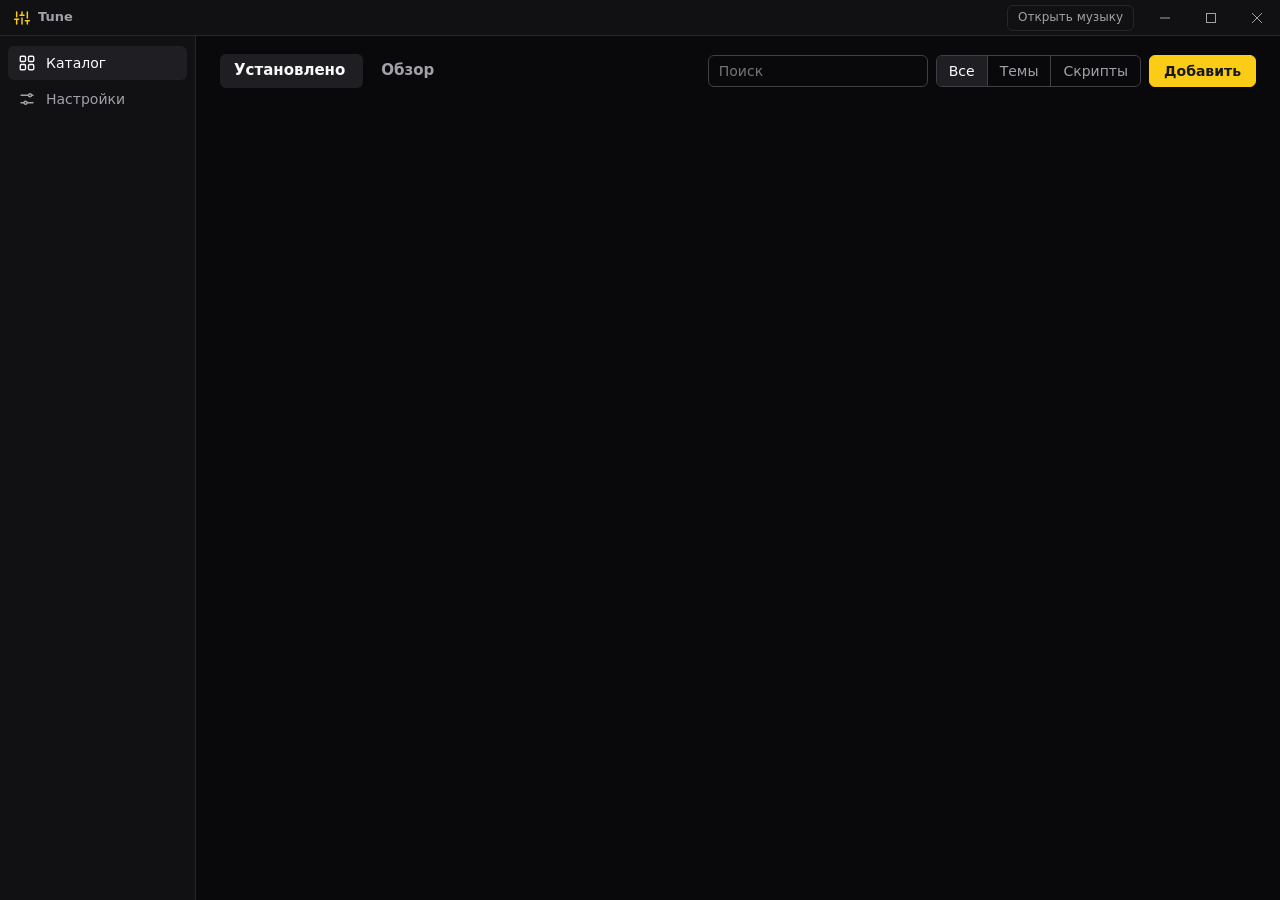
<file: ui/index.html>
<!doctype html>
<html lang="ru">
<head>
  <meta charset="utf-8" />
  <meta name="viewport" content="width=device-width, initial-scale=1" />
  <title>Tune</title>
  <link rel="stylesheet" href="style.css" />
</head>
<body>
  <header class="titlebar" data-tauri-drag-region>
    <div class="titlebar-brand" data-tauri-drag-region>
      <svg viewBox="0 0 24 24" width="16" height="16" fill="none" stroke="currentColor" stroke-width="2.2" stroke-linecap="round" aria-hidden="true">
        <line x1="4" y1="21" x2="4" y2="14"/><line x1="4" y1="10" x2="4" y2="3"/>
        <line x1="12" y1="21" x2="12" y2="12"/><line x1="12" y1="8" x2="12" y2="3"/>
        <line x1="20" y1="21" x2="20" y2="16"/><line x1="20" y1="12" x2="20" y2="3"/>
        <line x1="1" y1="14" x2="7" y2="14"/><line x1="9" y1="8" x2="15" y2="8"/><line x1="17" y1="16" x2="23" y2="16"/>
      </svg>
      <span data-tauri-drag-region>Tune</span>
    </div>
    <div class="titlebar-space" data-tauri-drag-region></div>
    <button class="titlebar-link" id="show-client" title="Показать окно Яндекс Музыки">Открыть музыку</button>
    <div class="wbtns">
      <button class="wbtn" data-win="minimize" aria-label="Свернуть"><svg viewBox="0 0 10 10" width="10" height="10"><path d="M0 5h10" stroke="currentColor"/></svg></button>
      <button class="wbtn" data-win="toggleMaximize" aria-label="Развернуть"><svg viewBox="0 0 10 10" width="10" height="10"><rect x=".5" y=".5" width="9" height="9" fill="none" stroke="currentColor"/></svg></button>
      <button class="wbtn wbtn-close" data-win="close" aria-label="Закрыть"><svg viewBox="0 0 10 10" width="10" height="10"><path d="M0 0l10 10M10 0L0 10" stroke="currentColor"/></svg></button>
    </div>
  </header>

  <div class="app">
    <aside class="sidebar">
      <nav>
        <button class="nav-item active" data-view="catalog">
          <svg viewBox="0 0 24 24" width="18" height="18" fill="none" stroke="currentColor" stroke-width="1.8" stroke-linejoin="round" aria-hidden="true"><rect x="3" y="3" width="7" height="7" rx="1.5"/><rect x="14" y="3" width="7" height="7" rx="1.5"/><rect x="3" y="14" width="7" height="7" rx="1.5"/><rect x="14" y="14" width="7" height="7" rx="1.5"/></svg>
          Каталог
        </button>
        <button class="nav-item" data-view="settings">
          <svg viewBox="0 0 24 24" width="18" height="18" fill="none" stroke="currentColor" stroke-width="1.8" stroke-linecap="round" aria-hidden="true"><path d="M4 7h10M18 7h2M4 17h4M12 17h8"/><circle cx="16" cy="7" r="2"/><circle cx="10" cy="17" r="2"/></svg>
          Настройки
        </button>
      </nav>
    </aside>

    <main>
      <div class="reload-bar hidden" id="reload-bar">
        <span>Часть изменений заработает после перезагрузки страницы музыки.</span>
        <button class="btn btn-primary btn-sm" id="reload-now">Перезагрузить</button>
      </div>

      <!-- Каталог -->
      <section class="view" id="view-catalog">
        <header class="view-header">
          <div class="tabs" role="tablist">
            <button class="tab active" data-tab="installed" role="tab">Установлено <span class="count" id="count-installed"></span></button>
            <button class="tab" data-tab="browse" role="tab">Обзор</button>
          </div>
          <div class="toolbar">
            <input type="search" class="input search" id="search" placeholder="Поиск" spellcheck="false" />
            <div class="segmented" id="kind-filter">
              <button class="active" data-kind="all">Все</button>
              <button data-kind="theme">Темы</button>
              <button data-kind="script">Скрипты</button>
            </div>
            <button class="btn btn-ghost icon-btn hidden" id="refresh-catalog" title="Обновить список">
              <svg viewBox="0 0 24 24" width="16" height="16" fill="none" stroke="currentColor" stroke-width="2" stroke-linecap="round"><path d="M20 11a8 8 0 1 0-2.3 5.7M20 4v7h-7"/></svg>
            </button>
            <div class="menu-wrap">
              <button class="btn btn-primary" id="add-btn">Добавить</button>
              <div class="menu hidden" id="add-menu" role="menu">
                <button data-add="file">Из файла (.zip, .pext, .css, .js)…</button>
                <button data-add="folder">Папку с аддоном…</button>
                <button data-add="url">По ссылке GitHub…</button>
                <hr />
                <button data-add="theme">Создать тему</button>
                <button data-add="script">Создать скрипт</button>
              </div>
            </div>
          </div>
        </header>
        <div class="grid" id="grid"></div>
        <div class="empty hidden" id="empty"></div>
        <p class="source-note hidden" id="source-note">
          Аддоны берутся из открытых репозиториев на GitHub: <a href="#" data-link="https://github.com/Web-Next-Music/Next-Music-Extensions">Next Music Extensions</a>,
          <a href="#" data-link="https://github.com/tune-music/next-music-themes">темы dundut</a> и репозитории авторов аддонов PulseSync.
          Аддон не из списка можно поставить по ссылке на GitHub или из файла.
        </p>
      </section>

      <!-- Настройки -->
      <section class="view hidden" id="view-settings">
        <header class="view-header">
          <div class="tabs" role="tablist" id="settings-tabs">
            <button class="tab active" data-section="player" role="tab">Плеер</button>
            <button class="tab" data-section="discord" role="tab">Discord</button>
            <button class="tab" data-section="window" role="tab">Окно</button>
            <button class="tab" data-section="system" role="tab">Система</button>
            <button class="tab" data-section="about" role="tab">О программе</button>
          </div>
        </header>
        <div class="settings" id="settings-form">

          <!-- Плеер -->
          <div class="settings-section" data-section="player">
            <h2>Текст песен</h2>
            <div class="card">
              <div class="row">
                <div class="row-text">
                  <div class="row-title">Синхронный текст песен</div>
                  <div class="row-desc">Кнопка «Текст» открывает окно текста Tune — сбоку или на весь экран. Текст берётся у Яндекса, а если его нет — из LRCLIB или NetEase. Строки подсвечиваются по ходу песни, клик по строке перематывает.</div>
                </div>
                <input type="checkbox" class="switch" data-key="features.lyrics" />
              </div>
              <div id="lyrics-sources">
              <div class="row" data-dep="features.lyrics" data-source="lrclib">
                <div class="row-text"><div class="row-title">LRCLIB</div><div class="row-desc">Открытая база синхронных текстов.</div></div>
                <div class="row-controls">
                  <button class="btn btn-ghost icon-btn" data-move="up" title="Выше — искать раньше"><svg viewBox="0 0 24 24" width="14" height="14" fill="none" stroke="currentColor" stroke-width="2" stroke-linecap="round" stroke-linejoin="round"><path d="M6 15l6-6 6 6"/></svg></button>
                  <button class="btn btn-ghost icon-btn" data-move="down" title="Ниже — искать позже"><svg viewBox="0 0 24 24" width="14" height="14" fill="none" stroke="currentColor" stroke-width="2" stroke-linecap="round" stroke-linejoin="round"><path d="M6 9l6 6 6-6"/></svg></button>
                  <input type="checkbox" class="switch" data-key="features.lyricsLrclib" />
                </div>
              </div>
              <div class="row" data-dep="features.lyrics" data-source="netease">
                <div class="row-text"><div class="row-title">NetEase Cloud Music</div><div class="row-desc">Много синхронных текстов, в том числе русских.</div></div>
                <div class="row-controls">
                  <button class="btn btn-ghost icon-btn" data-move="up" title="Выше — искать раньше"><svg viewBox="0 0 24 24" width="14" height="14" fill="none" stroke="currentColor" stroke-width="2" stroke-linecap="round" stroke-linejoin="round"><path d="M6 15l6-6 6 6"/></svg></button>
                  <button class="btn btn-ghost icon-btn" data-move="down" title="Ниже — искать позже"><svg viewBox="0 0 24 24" width="14" height="14" fill="none" stroke="currentColor" stroke-width="2" stroke-linecap="round" stroke-linejoin="round"><path d="M6 9l6 6 6-6"/></svg></button>
                  <input type="checkbox" class="switch" data-key="features.lyricsNetease" />
                </div>
              </div>
              </div>
              <div class="row" data-dep="features.lyrics">
                <div class="row-text"><div class="row-title">Искать и там, где у Яндекса есть свой текст</div><div class="row-desc">Брать текст из LRCLIB и NetEase даже для треков с текстом Яндекса. Окно текста от этого не меняется.</div></div>
                <input type="checkbox" class="switch" data-key="features.lyricsAlways" />
              </div>
              <div class="row" data-dep="features.lyrics">
                <div class="row-text"><div class="row-title">Размер текста</div></div>
                <div class="row-controls">
                  <input type="range" min="16" max="34" step="1" data-key="features.lyricsFontSize" />
                  <span class="range-value" data-value-of="features.lyricsFontSize" data-unit="px"></span>
                </div>
              </div>
            </div>

            <h2>Управление</h2>
            <div class="card">
              <div class="row">
                <div class="row-text"><div class="row-title">Громкость колесом мыши</div><div class="row-desc">Над панелью плеера.</div></div>
                <input type="checkbox" class="switch" data-key="features.wheelVolume" />
              </div>
              <div class="row">
                <div class="row-text"><div class="row-title">Шаг громкости</div><div class="row-desc">Для колеса мыши и <kbd>Ctrl</kbd>+<kbd>↑</kbd>/<kbd>↓</kbd>.</div></div>
                <select class="input" data-key="features.volumeStep" data-type="number">
                  <option value="1">1 %</option><option value="2">2 %</option><option value="5">5 %</option><option value="10">10 %</option>
                </select>
              </div>
              <div class="row">
                <div class="row-text">
                  <div class="row-title">Горячие клавиши</div>
                  <div class="row-desc"><kbd>Пробел</kbd> пауза · <kbd>Ctrl</kbd>+<kbd>←</kbd>/<kbd>→</kbd> трек · <kbd>Ctrl</kbd>+<kbd>↑</kbd>/<kbd>↓</kbd> громкость · <kbd>Ctrl</kbd>+<kbd>L</kbd> текст</div>
                </div>
                <input type="checkbox" class="switch" data-key="features.hotkeys" />
              </div>
            </div>

            <h2>Скорость и эффекты</h2>
            <div class="card">
              <div class="row">
                <div class="row-text"><div class="row-title">Кнопка скорости</div><div class="row-desc">У громкости, от 0,5× до 2×: клик — быстрее, Shift+клик — медленнее, колесо над кнопкой — по шагу, правый клик — обычная скорость.</div></div>
                <input type="checkbox" class="switch" data-key="features.speedControl" />
              </div>
              <div class="row" data-dep="features.speedControl">
                <div class="row-text"><div class="row-title">Шаг скорости</div></div>
                <select class="input" data-key="features.speedStep" data-type="number">
                  <option value="0.05">0,05×</option><option value="0.1">0,1×</option><option value="0.25">0,25×</option>
                </select>
              </div>
              <div class="row" data-dep="features.speedControl">
                <div class="row-text"><div class="row-title">Тон вместе со скоростью</div><div class="row-desc">Быстрее — выше, как в найткоре; медленнее — ниже, как в слоуде. Иначе голос звучит своим тоном на любой скорости.</div></div>
                <input type="checkbox" class="switch" data-key="features.pitchWithSpeed" />
              </div>
              <div class="row">
                <div class="row-text"><div class="row-title">Реверб</div><div class="row-desc">Эхо большого зала поверх трека — с замедлением получается slowed + reverb. 0 — выключен.</div></div>
                <div class="row-controls">
                  <input type="range" min="0" max="100" step="5" data-key="features.reverb" />
                  <span class="range-value" data-value-of="features.reverb" data-unit="%"></span>
                </div>
              </div>
            </div>

            <h2>Устройства</h2>
            <div class="card">
              <div class="row">
                <div class="row-text"><div class="row-title">Станции и колонки</div><div class="row-desc">Кнопка на верхней панели окна: включает музыку на Яндекс Станции или колонке в вашей сети. Управление остаётся в плеере, звук идёт из колонки.</div></div>
                <input type="checkbox" class="switch" data-key="features.stations" />
              </div>
            </div>

            <h2>Треки</h2>
            <div class="card">
              <div class="row">
                <div class="row-text"><div class="row-title">Помнить последний трек</div><div class="row-desc">После перезапуска в плеере остаётся трек, который играл, и его очередь — даже если сервер синхронизации Яндекса (Ynison) их не вернул.</div></div>
                <input type="checkbox" class="switch" data-key="features.keepTrack" />
              </div>
              <div class="row">
                <div class="row-text"><div class="row-title">Без цензуры</div><div class="row-desc">Треки, у которых в Яндексе запикана или вырезана часть, играют в оригинальной версии — по открытому списку <a href="#" data-link="https://github.com/Hazzz895/FckCensorData">FckCensor</a>, он обновляется сам. Названия и обложки — тоже без цензуры, удалённые треки возвращаются в альбомы. Если GitHub недоступен, всё берётся с зеркала. У таких треков стоит значок замка. Свои название, исполнителей, обложку и аудио — пункт «Подменить…» в меню «…» трека, альбома или исполнителя.</div></div>
                <input type="checkbox" class="switch" data-key="features.uncensor" />
              </div>
              <div class="row" data-dep="features.uncensor">
                <div class="row-text"><div class="row-title">Восстановленные треки в «Моей волне»</div><div class="row-desc">Треки, которые Яндекс удалил, а «Без цензуры» вернул, иногда попадаются в «Моей волне» — рядом с теми же исполнителями и жанрами.</div></div>
                <input type="checkbox" class="switch" data-key="features.uncensorWave" />
              </div>
              <div class="row">
                <div class="row-text"><div class="row-title">Свои треки в «Моей волне»</div><div class="row-desc">Треки, которые вы загрузили в Яндекс Музыку и отметили «Нравится», иногда попадаются в «Моей волне» вместе с её рекомендациями.</div></div>
                <input type="checkbox" class="switch" data-key="features.localInWave" />
              </div>
              <div class="row">
                <div class="row-text"><div class="row-title">Скачивание треков</div><div class="row-desc">Пункт «Скачать файл» в меню «…» плеера сохраняет играющий трек в «Загрузки» в том качестве, в котором он играет.</div></div>
                <input type="checkbox" class="switch" data-key="features.download" />
              </div>
              <div class="row" data-dep="features.download">
                <div class="row-text"><div class="row-title">Кнопка скачивания в панели плеера</div><div class="row-desc">Рядом с громкостью. В новом плеере место тесное — без неё шире блок с треком.</div></div>
                <input type="checkbox" class="switch" data-key="features.downloadButton" />
              </div>
            </div>
          </div>

          <!-- Discord -->
          <div class="settings-section hidden" data-section="discord">
            <h2>Статус</h2>
            <div class="card">
              <div class="row">
                <div class="row-text">
                  <div class="row-title">Показывать трек в статусе Discord</div>
                  <div class="row-desc">Работает сразу, если Discord запущен на этом компьютере — регистрировать ничего не нужно.</div>
                </div>
                <input type="checkbox" class="switch" data-key="discord.enabled" />
              </div>
              <div class="row" data-dep="discord.enabled">
                <div class="row-text"><div class="row-title">Название активности</div><div class="row-desc">Discord покажет «Слушает …».</div></div>
                <input type="text" class="input" data-key="discord.name" maxlength="64" placeholder="Tune Music" spellcheck="false" />
              </div>
              <div class="row" data-dep="discord.enabled">
                <div class="row-text"><div class="row-title">Подпись в списке участников</div><div class="row-desc">Что видно рядом с ником, без открытия профиля.</div></div>
                <select class="input" data-key="discord.statusDisplay">
                  <option value="name">Слушает «название активности»</option>
                  <option value="details">Слушает «название трека»</option>
                  <option value="state">Слушает «исполнитель»</option>
                </select>
              </div>
              <div class="row" data-dep="discord.enabled">
                <div class="row-text"><div class="row-title">Полоса времени</div><div class="row-desc">Сколько прошло и сколько осталось.</div></div>
                <input type="checkbox" class="switch" data-key="discord.showProgress" />
              </div>
              <div class="row" data-dep="discord.enabled">
                <div class="row-text"><div class="row-title">Оставлять статус на паузе</div><div class="row-desc">Иначе статус пропадает, пока музыка на паузе.</div></div>
                <input type="checkbox" class="switch" data-key="discord.showPaused" />
              </div>
            </div>

            <h2>Картинки</h2>
            <div class="card">
              <div class="row" data-dep="discord.enabled">
                <div class="row-text"><div class="row-title">Обложка трека</div><div class="row-desc">Иначе вместо обложки — значок.</div></div>
                <input type="checkbox" class="switch" data-key="discord.showCover" />
              </div>
              <div class="row" data-dep="discord.enabled">
                <div class="row-text"><div class="row-title">Значок на обложке</div><div class="row-desc">Маленький значок в углу обложки, при наведении — «Играет» или «Пауза».</div></div>
                <input type="checkbox" class="switch" data-key="discord.smallIcon" />
              </div>
              <div class="row" data-dep="discord.enabled">
                <div class="row-text"><div class="row-title">Картинка значка</div><div class="row-desc">Ссылка на картинку в интернете (https://…). Пусто — значок Tune.</div></div>
                <input type="url" class="input wide" data-key="discord.iconUrl" placeholder="Значок Tune" spellcheck="false" />
              </div>
            </div>

            <h2>Ссылки при клике</h2>
            <div class="card">
              <div class="row" data-dep="discord.enabled">
                <div class="row-text"><div class="row-title">Название трека</div></div>
                <select class="input" data-key="discord.titleLink" data-link-select></select>
              </div>
              <div class="row hidden" data-custom="discord.titleLink">
                <div class="row-text"><div class="row-title">Своя ссылка для названия</div></div>
                <input type="url" class="input wide" data-key="discord.titleUrl" placeholder="https://…" spellcheck="false" />
              </div>
              <div class="row" data-dep="discord.enabled">
                <div class="row-text"><div class="row-title">Исполнитель</div></div>
                <select class="input" data-key="discord.artistLink" data-link-select></select>
              </div>
              <div class="row hidden" data-custom="discord.artistLink">
                <div class="row-text"><div class="row-title">Своя ссылка для исполнителя</div></div>
                <input type="url" class="input wide" data-key="discord.artistUrl" placeholder="https://…" spellcheck="false" />
              </div>
              <div class="row" data-dep="discord.enabled">
                <div class="row-text"><div class="row-title">Обложка и альбом</div><div class="row-desc">Discord открывает одну ссылку и по обложке, и по строке с названием альбома под исполнителем.</div></div>
                <select class="input" data-key="discord.coverLink" data-link-select></select>
              </div>
              <div class="row hidden" data-custom="discord.coverLink">
                <div class="row-text"><div class="row-title">Своя ссылка для обложки и альбома</div></div>
                <input type="url" class="input wide" data-key="discord.coverUrl" placeholder="https://…" spellcheck="false" />
              </div>
              <div class="row" data-dep="discord.enabled discord.smallIcon">
                <div class="row-text"><div class="row-title">Значок на обложке</div></div>
                <select class="input" data-key="discord.iconLink" data-link-select></select>
              </div>
              <div class="row hidden" data-custom="discord.iconLink">
                <div class="row-text"><div class="row-title">Своя ссылка для значка</div></div>
                <input type="url" class="input wide" data-key="discord.iconLinkUrl" placeholder="https://…" spellcheck="false" />
              </div>
            </div>

            <h2>Кнопка</h2>
            <div class="card">
              <div class="row" data-dep="discord.enabled">
                <div class="row-text"><div class="row-title">Кнопка «Tune Music»</div><div class="row-desc">Под статусом, ведёт на сайт Tune. Кнопки видят другие люди в Discord для компьютера — в своём профиле Discord их не показывает.</div></div>
                <input type="checkbox" class="switch" data-key="discord.siteButton" />
              </div>
            </div>

            <h2>Дополнительно</h2>
            <div class="card">
              <div class="row" data-dep="discord.enabled">
                <div class="row-text">
                  <div class="row-title">Своё приложение Discord (ID)</div>
                  <div class="row-desc">Обычно не нужно. Пригодится, если хотите показывать в профиле значок своего приложения Discord.</div>
                </div>
                <input type="text" class="input" data-key="discord.appId" placeholder="Не указано" inputmode="numeric" spellcheck="false" />
              </div>
            </div>
          </div>

          <!-- Окно -->
          <div class="settings-section hidden" data-section="window">
            <h2>Запуск</h2>
            <div class="card">
              <div class="row">
                <div class="row-text"><div class="row-title">Запускать вместе с Windows</div><div class="row-desc">Tune стартует свёрнутым в трей.</div></div>
                <input type="checkbox" class="switch" data-key="autostart" />
              </div>
              <div class="row">
                <div class="row-text"><div class="row-title">Запускать свёрнутым</div><div class="row-desc">Окно музыки не появится при обычном запуске — откройте его из трея.</div></div>
                <input type="checkbox" class="switch" data-key="startMinimized" />
              </div>
              <div class="row">
                <div class="row-text"><div class="row-title">Сворачивать в трей при закрытии</div><div class="row-desc">Музыка продолжит играть. Выйти совсем — из меню значка в трее.</div></div>
                <input type="checkbox" class="switch" data-key="closeToTray" />
              </div>
            </div>

            <h2>Вид</h2>
            <div class="card">
              <div class="row">
                <div class="row-text"><div class="row-title">Масштаб интерфейса</div></div>
                <select class="input" data-key="zoom" data-type="number">
                  <option value="0.8">80 %</option><option value="0.9">90 %</option><option value="1">100 %</option><option value="1.1">110 %</option>
                  <option value="1.25">125 %</option><option value="1.5">150 %</option>
                </select>
              </div>
              <div class="row">
                <div class="row-text"><div class="row-title">Трек в заголовке окна</div><div class="row-desc">«Исполнитель — трек» на панели задач и в Alt+Tab.</div></div>
                <input type="checkbox" class="switch" data-key="features.windowTitle" />
              </div>
              <div class="row">
                <div class="row-text"><div class="row-title">Не выделять текст интерфейса мышью</div><div class="row-desc">Как в обычном приложении. Поля ввода работают как прежде.</div></div>
                <input type="checkbox" class="switch" data-key="features.noSelect" />
              </div>
            </div>
          </div>

          <!-- Система -->
          <div class="settings-section hidden" data-section="system">
            <h2>Windows</h2>
            <div class="card">
              <div class="row">
                <div class="row-text"><div class="row-title">Медиаклавиши и панель Windows</div><div class="row-desc">Трек и кнопки в панели громкости Windows; клавиши работают и при свёрнутом окне.</div></div>
                <input type="checkbox" class="switch" data-key="mediaKeys" />
              </div>
            </div>

            <h2>Сеть</h2>
            <div class="card">
              <div class="row">
                <div class="row-text"><div class="row-title">Весь трафик через процесс Tune</div><div class="row-desc">Удобно, если VPN настроен только для отдельных программ: достаточно добавить Tune. Применяется после перезапуска.</div></div>
                <input type="checkbox" class="switch" data-key="routeThroughTune" />
              </div>
            </div>
          </div>

          <!-- О программе -->
          <div class="settings-section hidden" data-section="about">
            <h2>Tune Music</h2>
            <div class="card">
              <div class="row">
                <div class="row-text"><div class="row-title" id="about-version"></div><div class="row-desc" id="about-client"></div></div>
                <button class="btn btn-ghost" id="reload-client">Перезагрузить страницу музыки</button>
              </div>
              <div class="row">
                <div class="row-text"><div class="row-title">Папка данных</div><div class="row-desc" id="about-data"></div></div>
                <button class="btn btn-ghost" id="open-data">Открыть</button>
              </div>
            </div>

            <h2>Обновления</h2>
            <div class="card">
              <div class="row">
                <div class="row-text"><div class="row-title">Проверять обновления при запуске</div><div class="row-desc">Если вышла новая версия, в окне музыки появится предложение обновиться: «Обновить» скачает и установит её сама, Tune перезапустится.</div></div>
                <input type="checkbox" class="switch" data-key="autoUpdate" />
              </div>
              <div class="row">
                <div class="row-text"><div class="row-title" id="update-title">Версия Tune</div><div class="row-desc" id="update-desc">Проверить, не вышла ли новая.</div></div>
                <button class="btn btn-ghost" id="update-check">Проверить</button>
              </div>
            </div>
          </div>
        </div>
      </section>
    </main>
  </div>

  <!-- Подробности аддона -->
  <div class="drawer-backdrop hidden" id="drawer-backdrop"></div>
  <aside class="drawer hidden" id="drawer" aria-modal="true" role="dialog"></aside>

  <!-- Модальные окна -->
  <div class="modal-backdrop hidden" id="modal-backdrop">
    <div class="modal" id="modal" role="dialog" aria-modal="true"></div>
  </div>

  <!-- Редактор -->
  <section class="editor-view hidden" id="editor-view">
    <header class="editor-head">
      <div>
        <div class="editor-title" id="editor-title"></div>
        <div class="editor-path mono" id="editor-path"></div>
      </div>
      <div class="actions">
        <button class="btn btn-ghost" id="editor-cancel">Закрыть</button>
        <button class="btn btn-primary" id="editor-save">Сохранить</button>
      </div>
    </header>
    <textarea id="editor" class="editor mono" spellcheck="false" wrap="off"></textarea>
    <div class="statusbar"><span>Ctrl+S — сохранить, стили применяются сразу</span><span id="editor-pos">Стр 1, стлб 1</span></div>
  </section>

  <input type="file" id="file-input" accept=".zip,.pext,.gz,.tgz,.css,.js" hidden />
  <input type="file" id="folder-input" webkitdirectory hidden />
  <div class="toast" id="toast" role="status"></div>
  <script src="app.js"></script>
</body>
</html>
</file>
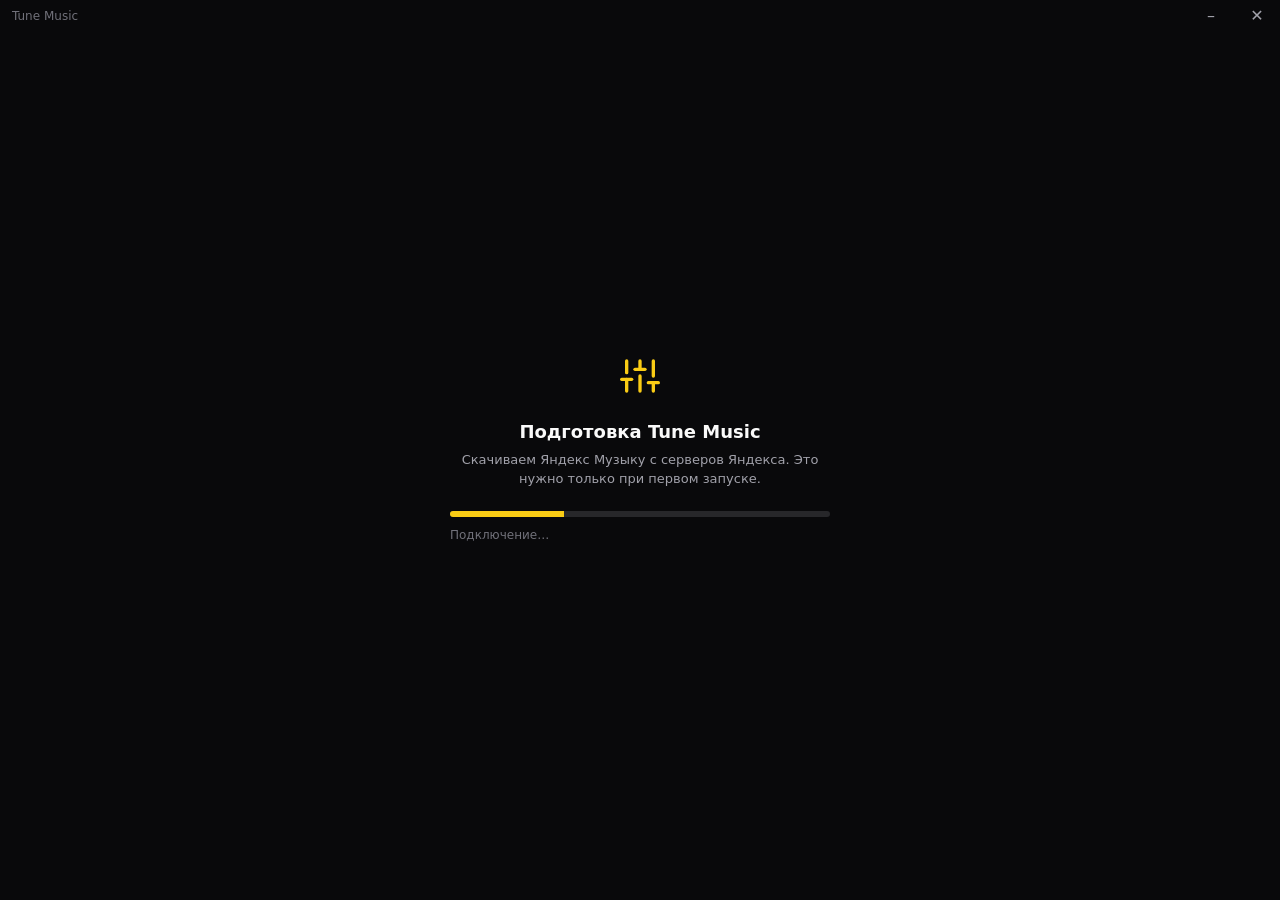
<file: ui/setup.html>
<!doctype html>
<html lang="ru">
<head>
  <meta charset="utf-8" />
  <title>Tune Music</title>
  <style>
    :root { color-scheme: dark; }
    html, body { height: 100%; margin: 0; }
    body {
      display: flex; align-items: center; justify-content: center;
      background: #09090b; color: #fafafa;
      font: 14px/1.45 "Segoe UI", system-ui, sans-serif; user-select: none;
    }
    .box { width: 380px; text-align: center; }
    .logo { color: #facc15; margin-bottom: 18px; }
    h1 { margin: 0 0 6px; font-size: 18px; font-weight: 600; }
    p { margin: 0; color: #a1a1aa; font-size: 13px; }
    .bar { height: 6px; margin: 22px 0 10px; border-radius: 3px; background: #27272a; overflow: hidden; }
    .fill { height: 100%; width: 0; background: #facc15; transition: width .2s; }
    .bar.indeterminate .fill { width: 30%; animation: slide 1.2s ease-in-out infinite; }
    @keyframes slide { from { transform: translateX(-100%); } to { transform: translateX(340%); } }
    .meta { display: flex; justify-content: space-between; color: #71717a; font-size: 12px; }
    .error { display: none; margin-top: 18px; padding: 10px 12px; border: 1px solid #7f1d1d; border-radius: 6px; color: #fca5a5; font-size: 13px; text-align: left; user-select: text; }
    button {
      display: none; margin-top: 14px; height: 32px; padding: 0 16px; border: 0; border-radius: 6px;
      background: #facc15; color: #18181b; font: inherit; font-weight: 500; cursor: pointer;
    }
    button:hover { background: #eab308; }
    .failed .error, .failed button { display: inline-block; }
    .failed .bar, .failed .meta { display: none; }
    .titlebar { position: fixed; inset: 0 0 auto 0; height: 32px; display: flex; justify-content: flex-end; app-region: drag; -webkit-app-region: drag; }
    .titlebar span { margin-right: auto; padding: 8px 12px; color: #71717a; font-size: 12px; }
    .titlebar .wbtn { display: block; width: 46px; height: 32px; margin: 0; border-radius: 0; background: transparent; color: #a1a1aa; font-size: 16px; line-height: 32px; app-region: no-drag; -webkit-app-region: no-drag; }
    .titlebar .wbtn:hover { background: #27272a; color: #fafafa; }
    .titlebar .wbtn.close:hover { background: #c42b1c; }
  </style>
</head>
<body>
  <div class="titlebar">
    <span>Tune Music</span>
    <button class="wbtn" id="min" aria-label="Свернуть">&#x2013;</button>
    <button class="wbtn close" id="close" aria-label="Закрыть">&#x2715;</button>
  </div>
  <div class="box" id="box">
    <svg class="logo" viewBox="0 0 24 24" width="40" height="40" fill="none" stroke="currentColor" stroke-width="2" stroke-linecap="round" aria-hidden="true">
      <line x1="4" y1="21" x2="4" y2="14"/><line x1="4" y1="10" x2="4" y2="3"/>
      <line x1="12" y1="21" x2="12" y2="12"/><line x1="12" y1="8" x2="12" y2="3"/>
      <line x1="20" y1="21" x2="20" y2="16"/><line x1="20" y1="12" x2="20" y2="3"/>
      <line x1="1" y1="14" x2="7" y2="14"/><line x1="9" y1="8" x2="15" y2="8"/><line x1="17" y1="16" x2="23" y2="16"/>
    </svg>
    <h1 id="title">Подготовка Tune Music</h1>
    <p id="subtitle">Скачиваем Яндекс Музыку с серверов Яндекса. Это нужно только при первом запуске.</p>
    <div class="bar indeterminate" id="bar"><div class="fill" id="fill"></div></div>
    <div class="meta"><span id="stage">Подключение…</span><span id="amount"></span></div>
    <div class="error" id="error"></div>
    <div><button id="retry">Попробовать снова</button></div>
  </div>
  <script>
    const { invoke } = window.__TAURI__.core;
    const { listen } = window.__TAURI__.event;
    const $ = (id) => document.getElementById(id);
    const STAGES = { download: 'Скачивание', verify: 'Проверка файла', extract: 'Распаковка', done: 'Запуск' };
    const mb = (n) => (n / 1048576).toFixed(1).replace('.', ',') + ' МБ';

    function render(s) {
      $('box').classList.toggle('failed', s.state === 'failed');
      if (s.state === 'failed') {
        $('title').textContent = 'Не удалось подготовить Яндекс Музыку';
        $('subtitle').textContent = 'Проверьте подключение к интернету.';
        $('error').textContent = s.error || 'Неизвестная ошибка';
        return;
      }
      $('title').textContent = 'Подготовка Tune Music';
      const p = s.progress;
      if (!p) return;
      $('stage').textContent = STAGES[p.stage] || '';
      const known = p.total > 0;
      $('bar').classList.toggle('indeterminate', !known);
      $('fill').style.width = known ? Math.min(100, (p.done / p.total) * 100).toFixed(1) + '%' : '';
      $('amount').textContent = p.stage === 'download' && known ? `${mb(p.done)} из ${mb(p.total)}` : known ? Math.round((p.done / p.total) * 100) + '%' : '';
    }

    listen('client-state', (e) => render(e.payload));
    invoke('client_status').then((r) => {
      $('subtitle').textContent = `Скачиваем Яндекс Музыку ${r.version} с серверов Яндекса. Это нужно только при первом запуске.`;
      render(r.status);
    });
    const win = window.__TAURI__.window.getCurrentWindow();
    $('min').addEventListener('click', () => win.minimize());
    $('close').addEventListener('click', () => win.close());
    $('retry').addEventListener('click', () => {
      render({ state: 'installing', progress: null });
      invoke('client_retry');
    });
  </script>
</body>
</html>
</file>
<file: ui/style.css>
:root {
  --bg: #09090b;
  --panel: #111113;
  --panel-2: #18181b;
  --panel-3: #1f1f23;
  --border: #27272a;
  --border-strong: #3f3f46;
  --text: #fafafa;
  --text-2: #a1a1aa;
  --text-3: #71717a;
  --accent: #facc15;
  --accent-hover: #eab308;
  --on-accent: #18181b;
  --danger: #f87171;
  --ok: #4ade80;
  --radius: 6px;
  color-scheme: dark;
}

* { box-sizing: border-box; }
html, body { height: 100%; margin: 0; }
body {
  display: flex;
  flex-direction: column;
  background: var(--bg);
  color: var(--text);
  font: 14px/1.45 "Segoe UI Variable Text", "Segoe UI", system-ui, sans-serif;
  user-select: none;
  overflow: hidden;
}
button, input, select, textarea { font: inherit; color: inherit; }
a { color: var(--accent); text-decoration: none; }
a:hover { text-decoration: underline; }
kbd {
  display: inline-block; padding: 0 5px; border: 1px solid var(--border-strong); border-bottom-width: 2px;
  border-radius: 4px; font: 11px/16px "Segoe UI", sans-serif; color: var(--text-2); background: var(--panel-2);
}
.mono { font-family: "Cascadia Code", "JetBrains Mono", Consolas, monospace; }
.hidden { display: none !important; }

/* ---------- Заголовок окна ---------- */

.titlebar {
  height: 36px; flex: none; display: flex; align-items: center;
  background: var(--panel); border-bottom: 1px solid var(--border);
}
.titlebar-brand { display: flex; align-items: center; gap: 8px; padding: 0 14px; font-size: 13px; font-weight: 600; color: var(--text-2); }
.titlebar-brand svg { color: var(--accent); }
.titlebar-space { flex: 1; align-self: stretch; }
.titlebar-link {
  height: 26px; padding: 0 10px; margin-right: 8px; border: 1px solid var(--border); border-radius: var(--radius);
  background: transparent; color: var(--text-2); font-size: 12px; cursor: pointer;
}
.titlebar-link:hover { color: var(--text); border-color: var(--border-strong); background: var(--panel-2); }
.wbtns { display: flex; align-self: stretch; }
.wbtn {
  width: 46px; border: 0; background: transparent; color: var(--text-2); cursor: default;
  display: flex; align-items: center; justify-content: center;
}
.wbtn:hover { background: var(--panel-3); color: var(--text); }
.wbtn-close:hover { background: #c42b1c; color: #fff; }

/* ---------- Каркас ---------- */

.app { flex: 1; display: flex; min-height: 0; }
.sidebar {
  width: 196px; flex: none; display: flex; flex-direction: column; padding: 10px 8px;
  background: var(--panel); border-right: 1px solid var(--border);
}
nav { display: flex; flex-direction: column; gap: 2px; }
.nav-item {
  display: flex; align-items: center; gap: 10px; width: 100%; padding: 7px 10px;
  border: 0; border-radius: var(--radius); background: transparent; color: var(--text-2);
  font-size: 14px; text-align: left; cursor: pointer;
}
.nav-item svg { flex: none; }
.nav-item:hover { background: var(--panel-2); color: var(--text); }
.nav-item.active { background: var(--panel-3); color: var(--text); }
.sidebar-footer { margin-top: auto; padding: 8px 10px; font-size: 12px; color: var(--text-3); }

main { flex: 1; min-width: 0; display: flex; flex-direction: column; overflow: hidden; }
.view { flex: 1; overflow-y: auto; padding: 18px 24px 32px; }
.view-header {
  display: flex; align-items: center; justify-content: space-between; gap: 16px; flex-wrap: wrap;
  /* Панель вкладок и кнопок остаётся сверху при прокрутке. */
  position: sticky; top: -18px; z-index: 5; margin: -18px -24px 12px; padding: 18px 24px 12px;
  background: var(--bg); border-bottom: 1px solid transparent; transition: border-color .15s;
}
.view.scrolled .view-header { border-bottom-color: var(--border); }
h1 { margin: 0; font-size: 20px; font-weight: 600; }

.reload-bar {
  flex: none; display: flex; align-items: center; justify-content: space-between; gap: 12px;
  padding: 8px 16px 8px 24px; background: #2a2208; border-bottom: 1px solid #4d3d0b; color: #fde68a; font-size: 13px;
}

/* ---------- Элементы ---------- */

.btn {
  height: 32px; padding: 0 14px; border-radius: var(--radius); border: 1px solid var(--border-strong);
  background: var(--panel-2); cursor: pointer; white-space: nowrap; display: inline-flex; align-items: center; gap: 6px;
}
.btn:hover { background: var(--panel-3); }
.btn:disabled { opacity: .5; cursor: default; }
.btn-primary { background: var(--accent); border-color: var(--accent); color: var(--on-accent); font-weight: 600; }
.btn-primary:hover { background: var(--accent-hover); border-color: var(--accent-hover); }
.btn-ghost { background: transparent; }
.btn-danger { color: var(--danger); }
.btn-sm { height: 26px; padding: 0 10px; font-size: 12px; }
.icon-btn { width: 32px; padding: 0; justify-content: center; }

.input {
  height: 32px; padding: 0 10px; border-radius: var(--radius); border: 1px solid var(--border-strong);
  background: var(--bg); outline: none; min-width: 0;
}
.input:focus { border-color: var(--accent); }
select.input { padding-right: 6px; cursor: pointer; }
.input.wide { width: 360px; }
.search { width: 220px; }

.tabs { display: flex; gap: 4px; }
.tab {
  height: 34px; padding: 0 14px; border: 0; border-radius: var(--radius); background: transparent;
  color: var(--text-2); font-size: 15px; font-weight: 600; cursor: pointer;
}
.tab:hover { color: var(--text); background: var(--panel-2); }
.tab.active { color: var(--text); background: var(--panel-3); }
.count { margin-left: 4px; color: var(--text-3); font-weight: 500; font-size: 13px; }
.toolbar { display: flex; align-items: center; gap: 8px; flex-wrap: wrap; }

.segmented { display: flex; border: 1px solid var(--border-strong); border-radius: var(--radius); overflow: hidden; }
.segmented button { height: 30px; padding: 0 12px; border: 0; background: transparent; color: var(--text-2); cursor: pointer; }
.segmented button + button { border-left: 1px solid var(--border-strong); }
.segmented button.active { background: var(--panel-3); color: var(--text); }

.switch {
  appearance: none; width: 40px; height: 22px; flex: none; margin: 0; border-radius: 11px; cursor: pointer;
  background: var(--border-strong); position: relative; transition: background .15s;
}
.switch::after {
  content: ""; position: absolute; top: 3px; left: 3px; width: 16px; height: 16px; border-radius: 50%;
  background: var(--text); transition: transform .15s;
}
.switch:checked { background: var(--accent); }
.switch:checked::after { transform: translateX(18px); background: var(--on-accent); }

input[type="range"] { accent-color: var(--accent); width: 160px; }

.menu-wrap { position: relative; }
.menu {
  position: absolute; right: 0; top: calc(100% + 6px); z-index: 30; min-width: 260px; padding: 4px;
  background: var(--panel-2); border: 1px solid var(--border-strong); border-radius: 8px;
  box-shadow: 0 10px 30px rgba(0,0,0,.45);
}
.menu button {
  display: block; width: 100%; padding: 7px 10px; border: 0; border-radius: 4px; background: transparent;
  text-align: left; cursor: pointer;
}
.menu button:hover { background: var(--panel-3); }
.menu button.danger { color: var(--danger); }
.menu hr { border: 0; border-top: 1px solid var(--border); margin: 4px 0; }
.menu.menu-floating { position: fixed; right: auto; min-width: 200px; z-index: 70; }

/* ---------- Карточки ---------- */

.grid { display: grid; grid-template-columns: repeat(auto-fill, minmax(250px, 1fr)); gap: 14px; }
.card-addon {
  display: flex; flex-direction: column; min-height: 248px; overflow: hidden;
  background: var(--panel); border: 1px solid var(--border); border-radius: 8px; cursor: pointer;
}
.card-addon:hover { border-color: var(--border-strong); }
.card-addon.off .card-banner, .card-addon.off .card-icon { filter: grayscale(.85); opacity: .6; }
.card-banner { height: 104px; flex: none; background: var(--panel-3) center/cover no-repeat; position: relative; }
.card-banner.placeholder { display: flex; align-items: center; justify-content: center; color: var(--text-3); }
.card-body { position: relative; flex: 1; display: flex; flex-direction: column; padding: 30px 14px 12px; }
.card-icon {
  position: absolute; top: -24px; left: 12px; width: 48px; height: 48px; border-radius: 10px; object-fit: cover;
  background: var(--panel-3); border: 3px solid var(--panel); display: flex; align-items: center; justify-content: center;
  color: var(--text-3); font-weight: 700; font-size: 18px;
}
.card-name { font-weight: 600; font-size: 15px; white-space: nowrap; overflow: hidden; text-overflow: ellipsis; }
.card-author { color: var(--text-3); font-size: 12px; white-space: nowrap; overflow: hidden; text-overflow: ellipsis; }
.card-desc {
  margin: 6px 0 10px; color: var(--text-2); font-size: 13px;
  display: -webkit-box; -webkit-line-clamp: 3; -webkit-box-orient: vertical; overflow: hidden;
}
.card-foot { margin-top: auto; display: flex; align-items: center; gap: 6px; }
.badge {
  display: inline-flex; align-items: center; height: 20px; padding: 0 7px; border-radius: 4px;
  font-size: 11px; font-weight: 600; color: var(--text-2); background: var(--panel-3); border: 1px solid var(--border);
}
.badge.update { color: var(--accent); border-color: #4d3d0b; background: #2a2208; }
.badges { position: absolute; top: 8px; left: 8px; display: flex; gap: 4px; }
.badges .badge { background: rgba(9,9,11,.82); }
.spacer { flex: 1; }
.card-foot .icon-btn { width: 28px; height: 28px; }

.empty { padding: 48px 16px; text-align: center; color: var(--text-2); }
.empty strong { display: block; color: var(--text); font-size: 15px; margin-bottom: 6px; }
.empty .btn { margin-top: 14px; }
.source-note { margin: 22px 0 0; color: var(--text-3); font-size: 12px; max-width: 760px; }
.skeleton { min-height: 248px; border-radius: 8px; background: linear-gradient(90deg, var(--panel) 0%, var(--panel-2) 50%, var(--panel) 100%); background-size: 200% 100%; animation: sk 1.2s infinite linear; border: 1px solid var(--border); }
@keyframes sk { from { background-position: 200% 0; } to { background-position: -200% 0; } }

/* ---------- Настройки ---------- */

.settings { max-width: 820px; }
.settings h2 { margin: 26px 0 8px; font-size: 13px; font-weight: 600; color: var(--text-2); text-transform: uppercase; letter-spacing: .04em; }
.settings h2:first-child { margin-top: 0; }
.card { background: var(--panel); border: 1px solid var(--border); border-radius: 8px; }
.row {
  display: flex; align-items: center; justify-content: space-between; gap: 24px;
  padding: 12px 16px; border-top: 1px solid var(--border); cursor: default;
}
.card > .row:first-child { border-top: 0; }
.row-text { min-width: 0; }
.row-title { font-weight: 500; }
.row-desc { color: var(--text-3); font-size: 12.5px; margin-top: 2px; }
.row-controls { display: flex; align-items: center; gap: 8px; flex: none; }
.range-value { width: 40px; text-align: right; color: var(--text-2); font-variant-numeric: tabular-nums; }
.row.disabled { opacity: .45; pointer-events: none; }
.row-details { border-top: 1px solid var(--border); }
.row-details summary { padding: 10px 16px; color: var(--text-2); cursor: pointer; font-size: 13px; }
.row-details[open] summary { border-bottom: 1px solid var(--border); }
.row-details .row { border-top: 0; }

/* ---------- Боковая панель аддона ---------- */

.drawer-backdrop { position: fixed; inset: 36px 0 0 0; background: rgba(0,0,0,.45); z-index: 40; }
.drawer {
  position: fixed; top: 36px; right: 0; bottom: 0; width: min(560px, 92vw); z-index: 41; overflow-y: auto;
  background: var(--panel); border-left: 1px solid var(--border-strong); box-shadow: -10px 0 40px rgba(0,0,0,.4);
}
.drawer-banner { height: 180px; background: var(--panel-3) center/cover no-repeat; }
.drawer-head { display: flex; gap: 14px; padding: 16px 20px 6px; align-items: flex-start; }
.drawer-head .card-icon { position: static; width: 64px; height: 64px; border: 0; flex: none; }
.drawer-title { font-size: 20px; font-weight: 600; line-height: 1.25; }
.drawer-sub { color: var(--text-3); font-size: 13px; margin-top: 2px; }
.drawer-actions { display: flex; gap: 8px; flex-wrap: wrap; padding: 10px 20px 4px; }
.drawer-tags { display: flex; gap: 6px; flex-wrap: wrap; padding: 10px 20px 0; }
.drawer-close { position: absolute; top: 10px; right: 10px; background: rgba(9,9,11,.75); }
.readme { padding: 8px 20px 28px; color: var(--text-2); user-select: text; font-size: 13.5px; line-height: 1.6; }
.readme h1, .readme h2, .readme h3, .readme h4 { color: var(--text); margin: 18px 0 6px; line-height: 1.3; }
.readme h1 { font-size: 18px; } .readme h2 { font-size: 16px; } .readme h3, .readme h4 { font-size: 14px; }
.readme img { max-width: 100%; border-radius: 6px; }
.readme code { font-family: "Cascadia Code", Consolas, monospace; font-size: 12px; background: var(--panel-3); padding: 1px 5px; border-radius: 4px; }
.readme pre { background: var(--bg); border: 1px solid var(--border); padding: 10px 12px; border-radius: 6px; overflow-x: auto; }
.readme pre code { background: none; padding: 0; }
.readme ul, .readme ol { padding-left: 20px; }
.readme blockquote { margin: 8px 0; padding: 2px 12px; border-left: 3px solid var(--border-strong); }

/* ---------- Модальные окна ---------- */

.modal-backdrop { position: fixed; inset: 0; background: rgba(0,0,0,.55); z-index: 50; display: flex; align-items: center; justify-content: center; }
.modal {
  width: min(620px, 92vw); max-height: 86vh; display: flex; flex-direction: column;
  background: var(--panel); border: 1px solid var(--border-strong); border-radius: 10px; box-shadow: 0 20px 60px rgba(0,0,0,.5);
}
.modal-head { display: flex; align-items: center; justify-content: space-between; padding: 14px 18px; border-bottom: 1px solid var(--border); }
.modal-head h3 { margin: 0; font-size: 16px; }
.modal-body { padding: 14px 18px; overflow-y: auto; }
.modal-body p { margin: 0 0 12px; color: var(--text-2); }
.modal-body .input { width: 100%; }
.modal-foot { display: flex; justify-content: flex-end; gap: 8px; padding: 12px 18px; border-top: 1px solid var(--border); }
.modal-section { margin: 4px 0 6px; font-size: 12px; font-weight: 600; color: var(--text-2); text-transform: uppercase; letter-spacing: .04em; }
.modal .card { margin-bottom: 14px; }
.modal .row .input { width: 200px; }
input[type="color"] { width: 44px; height: 30px; padding: 2px; border: 1px solid var(--border-strong); border-radius: var(--radius); background: var(--bg); cursor: pointer; }

/* ---------- Редактор ---------- */

.editor-view { position: fixed; inset: 36px 0 0 0; z-index: 45; display: flex; flex-direction: column; background: var(--bg); }
.editor-head { display: flex; align-items: center; justify-content: space-between; gap: 12px; padding: 12px 20px; border-bottom: 1px solid var(--border); background: var(--panel); }
.editor-title { font-weight: 600; }
.editor-path { color: var(--text-3); font-size: 12px; }
.actions { display: flex; gap: 8px; }
.editor {
  flex: 1; resize: none; border: 0; outline: none; padding: 14px 18px; background: var(--bg); color: var(--text);
  font-size: 13px; line-height: 1.55; tab-size: 2; user-select: text;
}
.statusbar { display: flex; justify-content: space-between; padding: 4px 14px; font-size: 12px; color: var(--text-3); background: var(--panel); border-top: 1px solid var(--border); }

/* ---------- Уведомление ---------- */

.toast {
  position: fixed; left: 50%; bottom: 22px; transform: translate(-50%, 8px); z-index: 60; max-width: 80vw;
  padding: 9px 14px; border-radius: 8px; background: var(--panel-3); border: 1px solid var(--border-strong);
  box-shadow: 0 8px 24px rgba(0,0,0,.4); opacity: 0; pointer-events: none; transition: opacity .15s, transform .15s;
}
.toast.visible { opacity: 1; transform: translate(-50%, 0); }
.toast.error { border-color: #7f1d1d; color: #fecaca; }

::-webkit-scrollbar { width: 10px; height: 10px; }
::-webkit-scrollbar-thumb { background: var(--border-strong); border-radius: 5px; border: 2px solid var(--bg); }
::-webkit-scrollbar-track { background: transparent; }
.card-warn { margin-top: 6px; font-size: 12px; color: var(--danger); }
.addon-warn { padding: 10px 12px; border-radius: 8px; border: 1px solid rgba(248,113,113,.35); background: rgba(248,113,113,.08); color: #fecaca; }
.settings-section h2:first-child { margin-top: 0; }
.card-note { margin: 0; padding: 10px 16px 12px; border-top: 1px solid var(--border); color: var(--text-3); font-size: 12.5px; }
.card-note.disabled { opacity: .45; }
</file>
